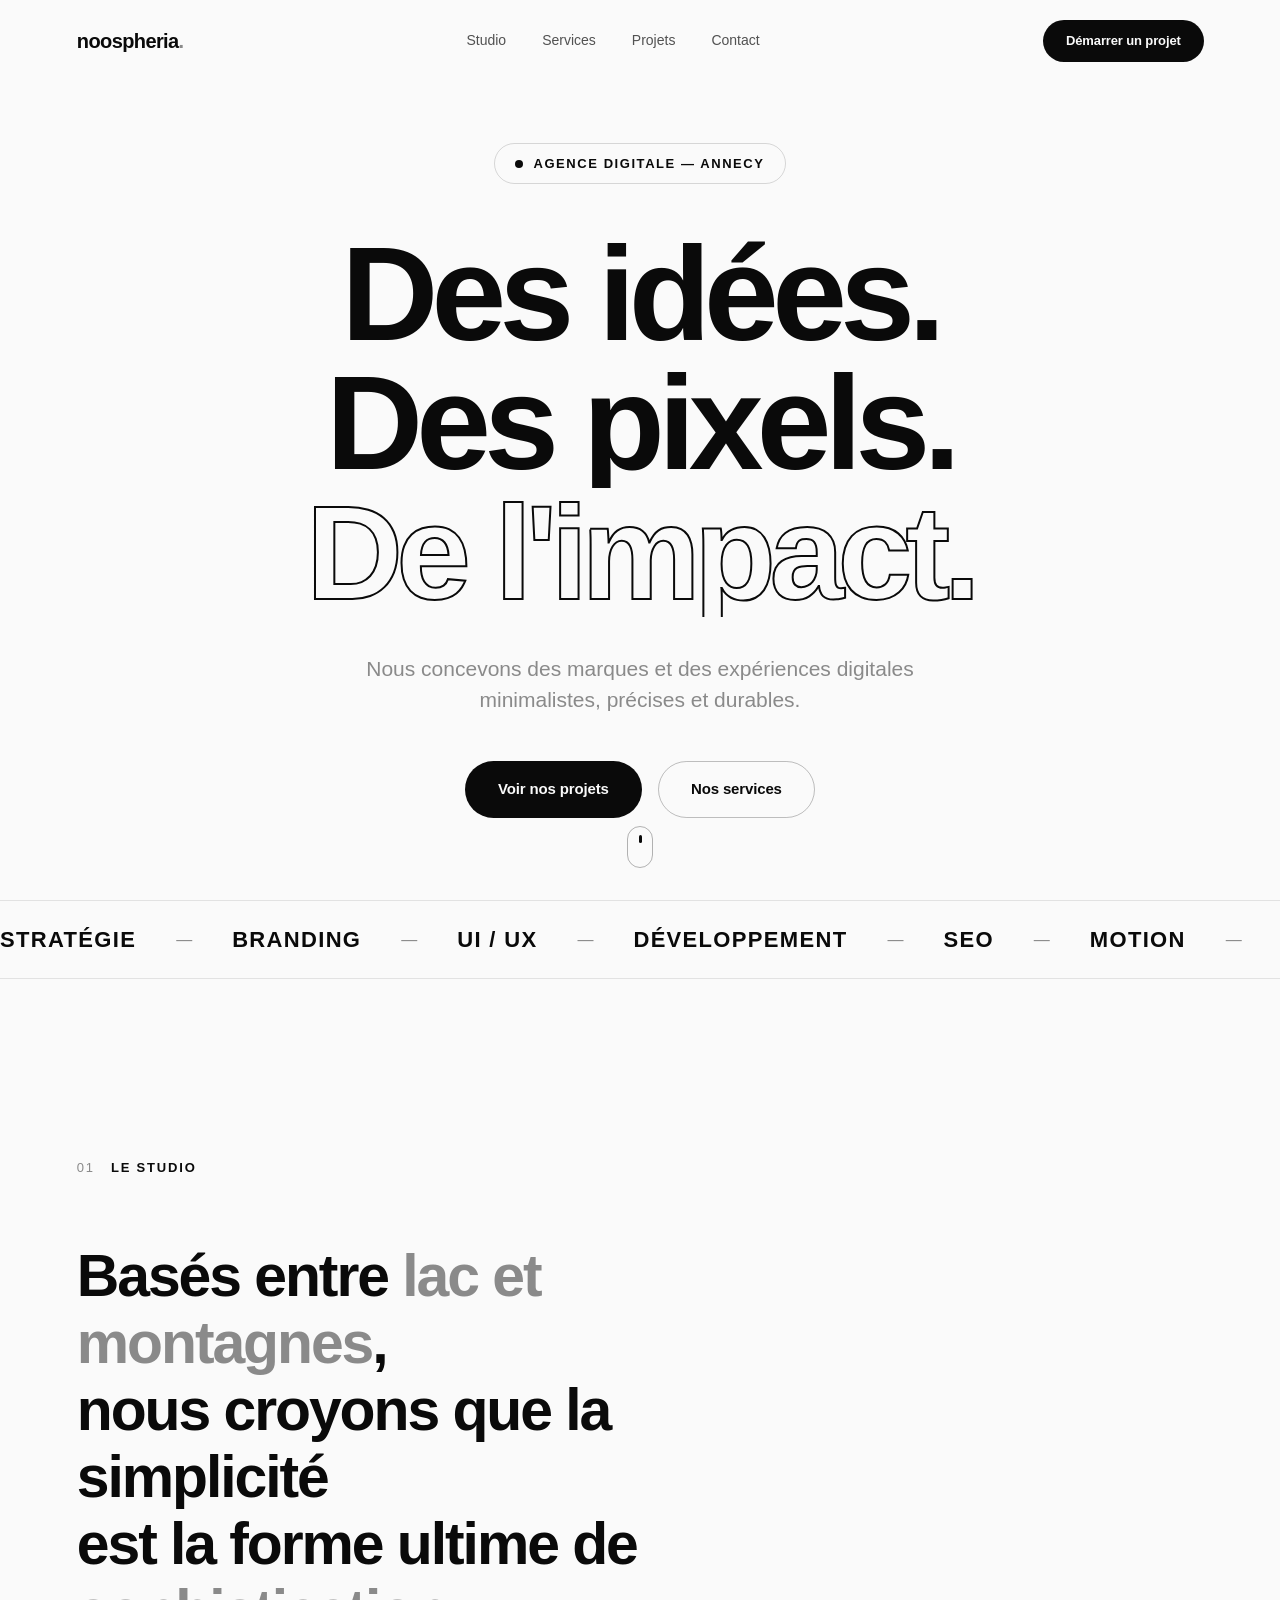
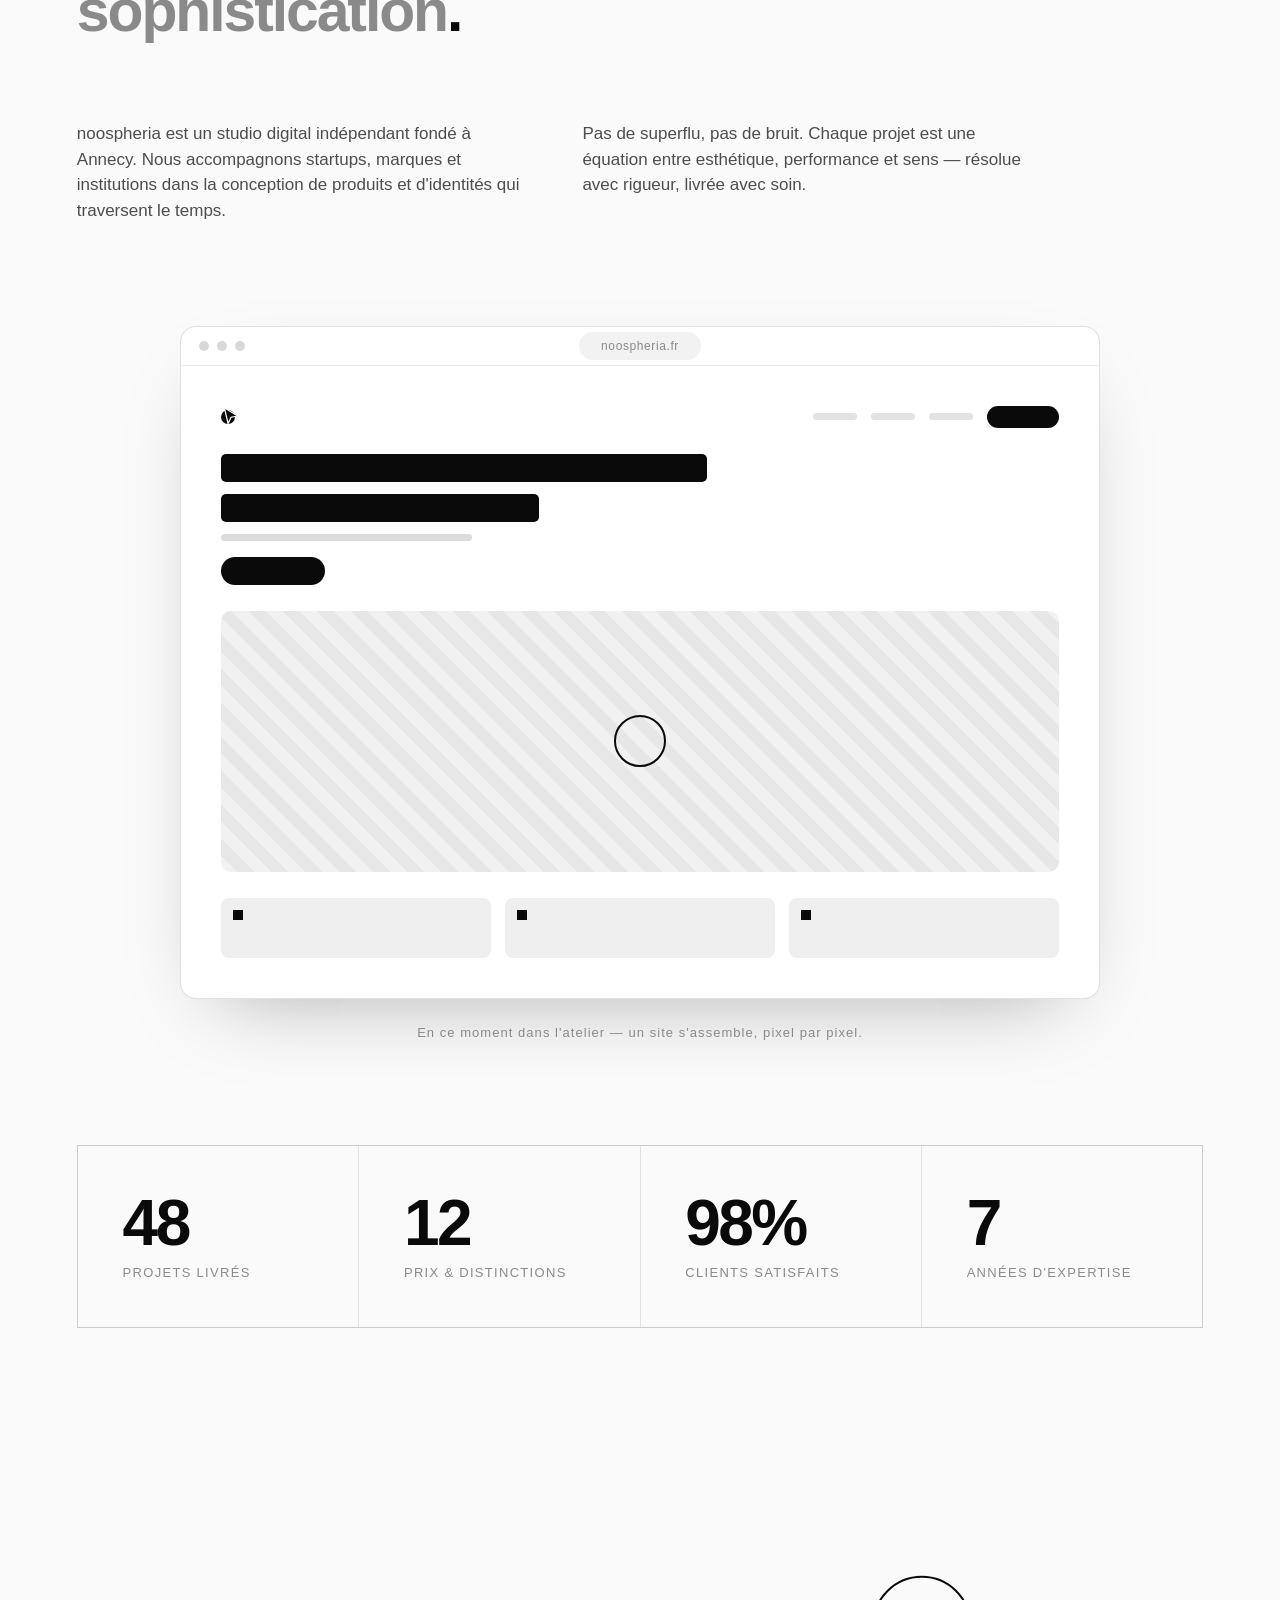
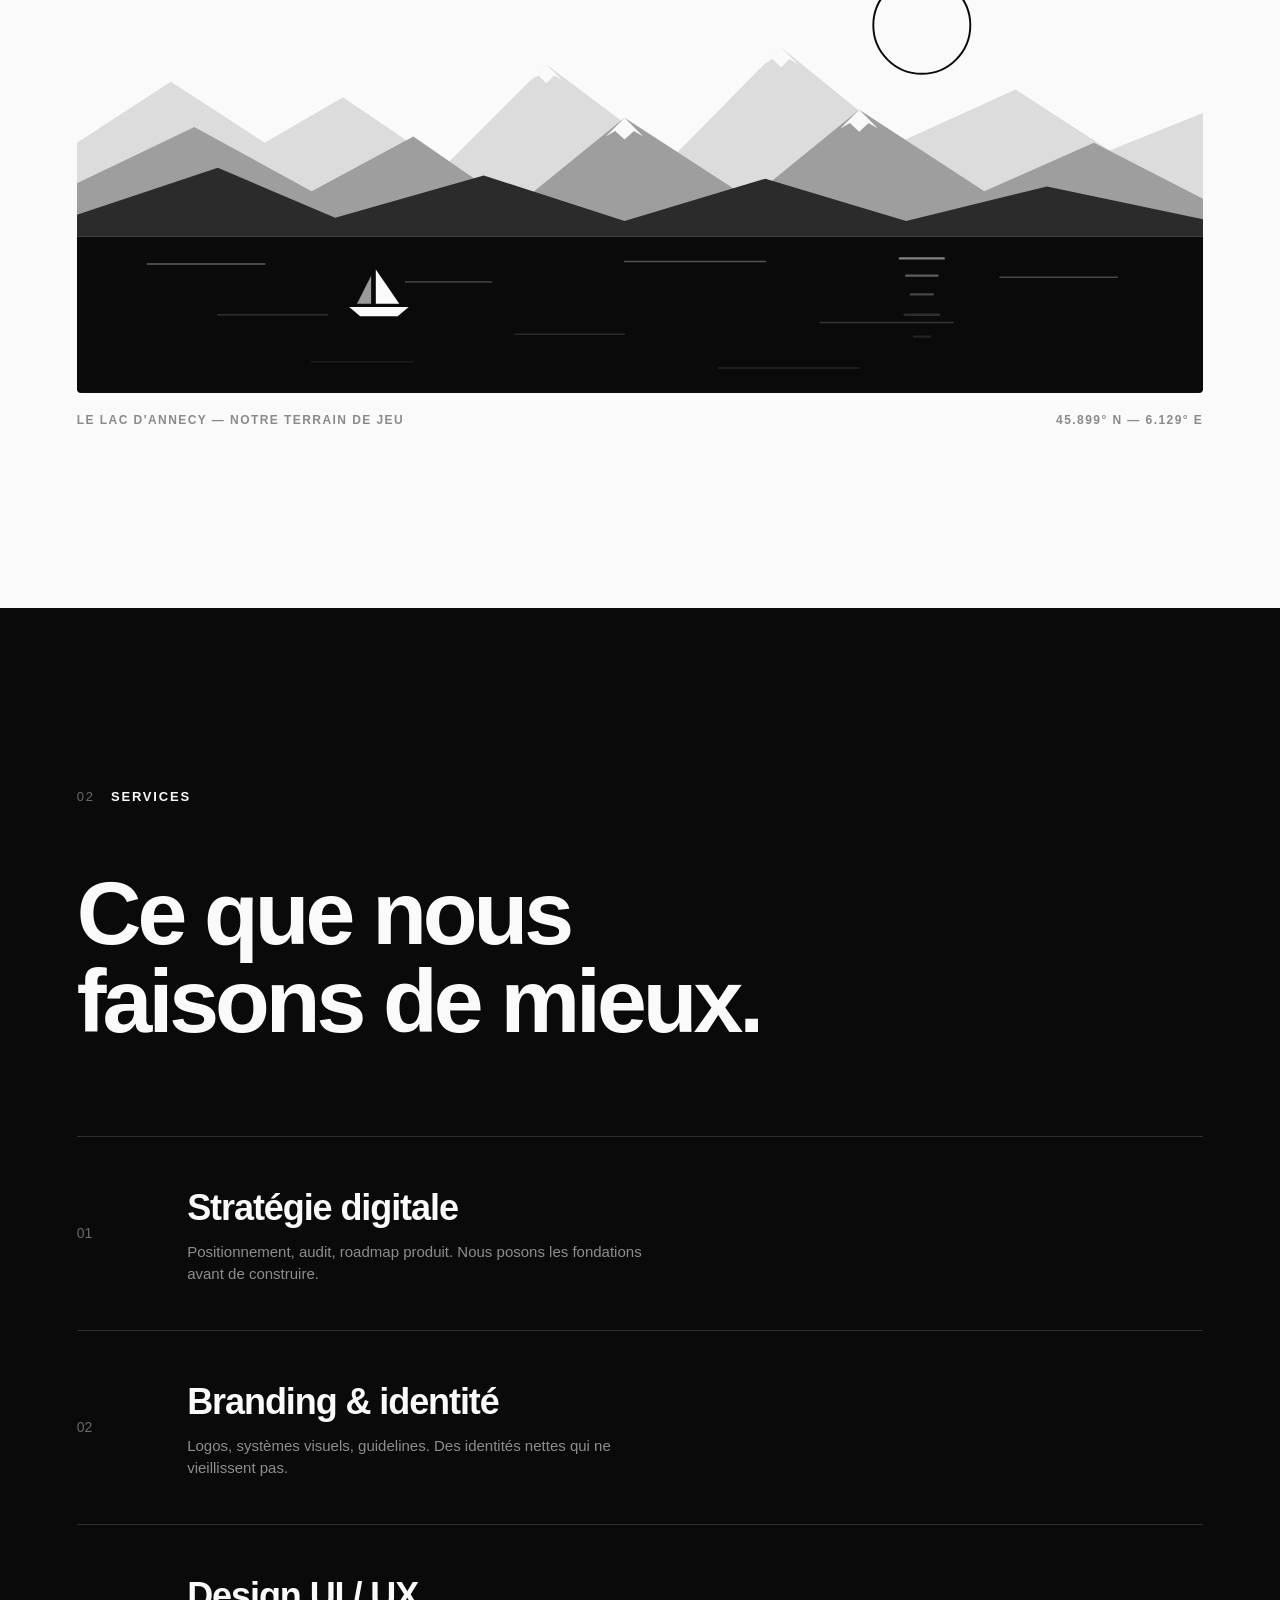
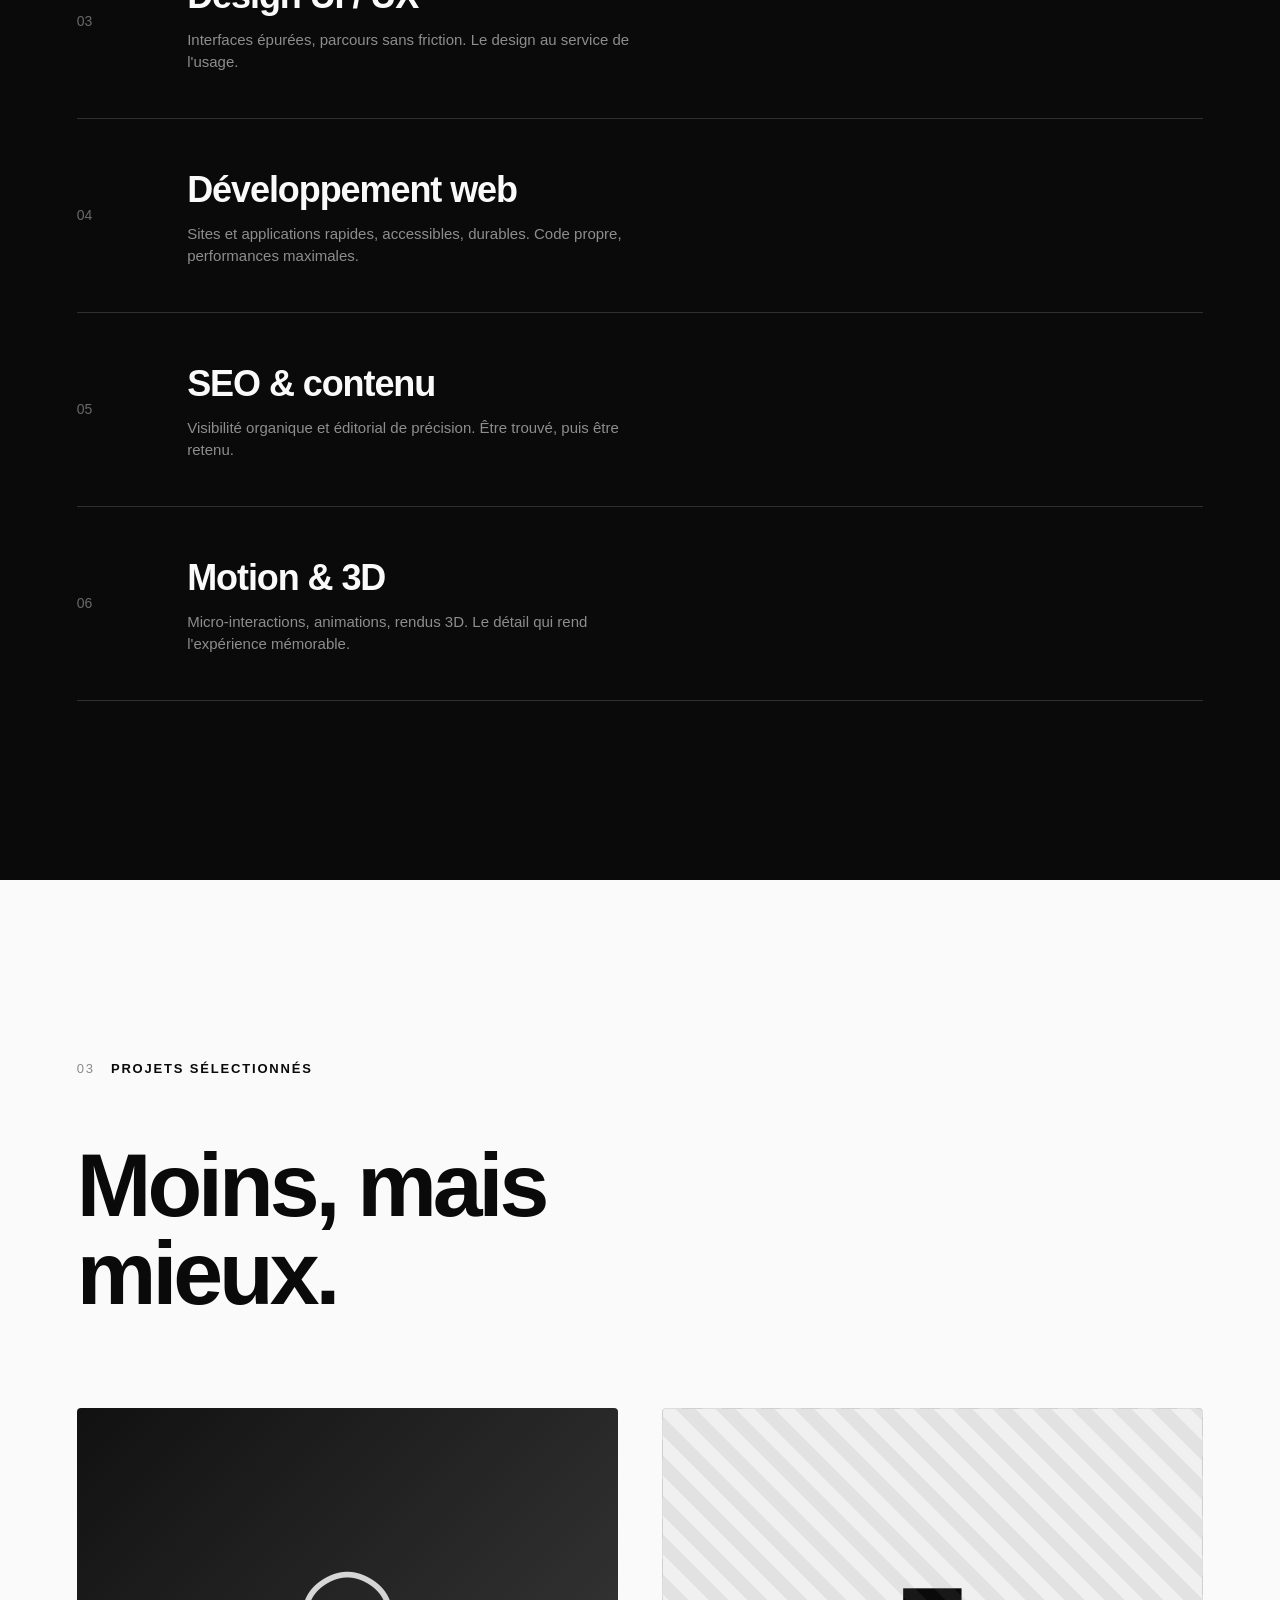
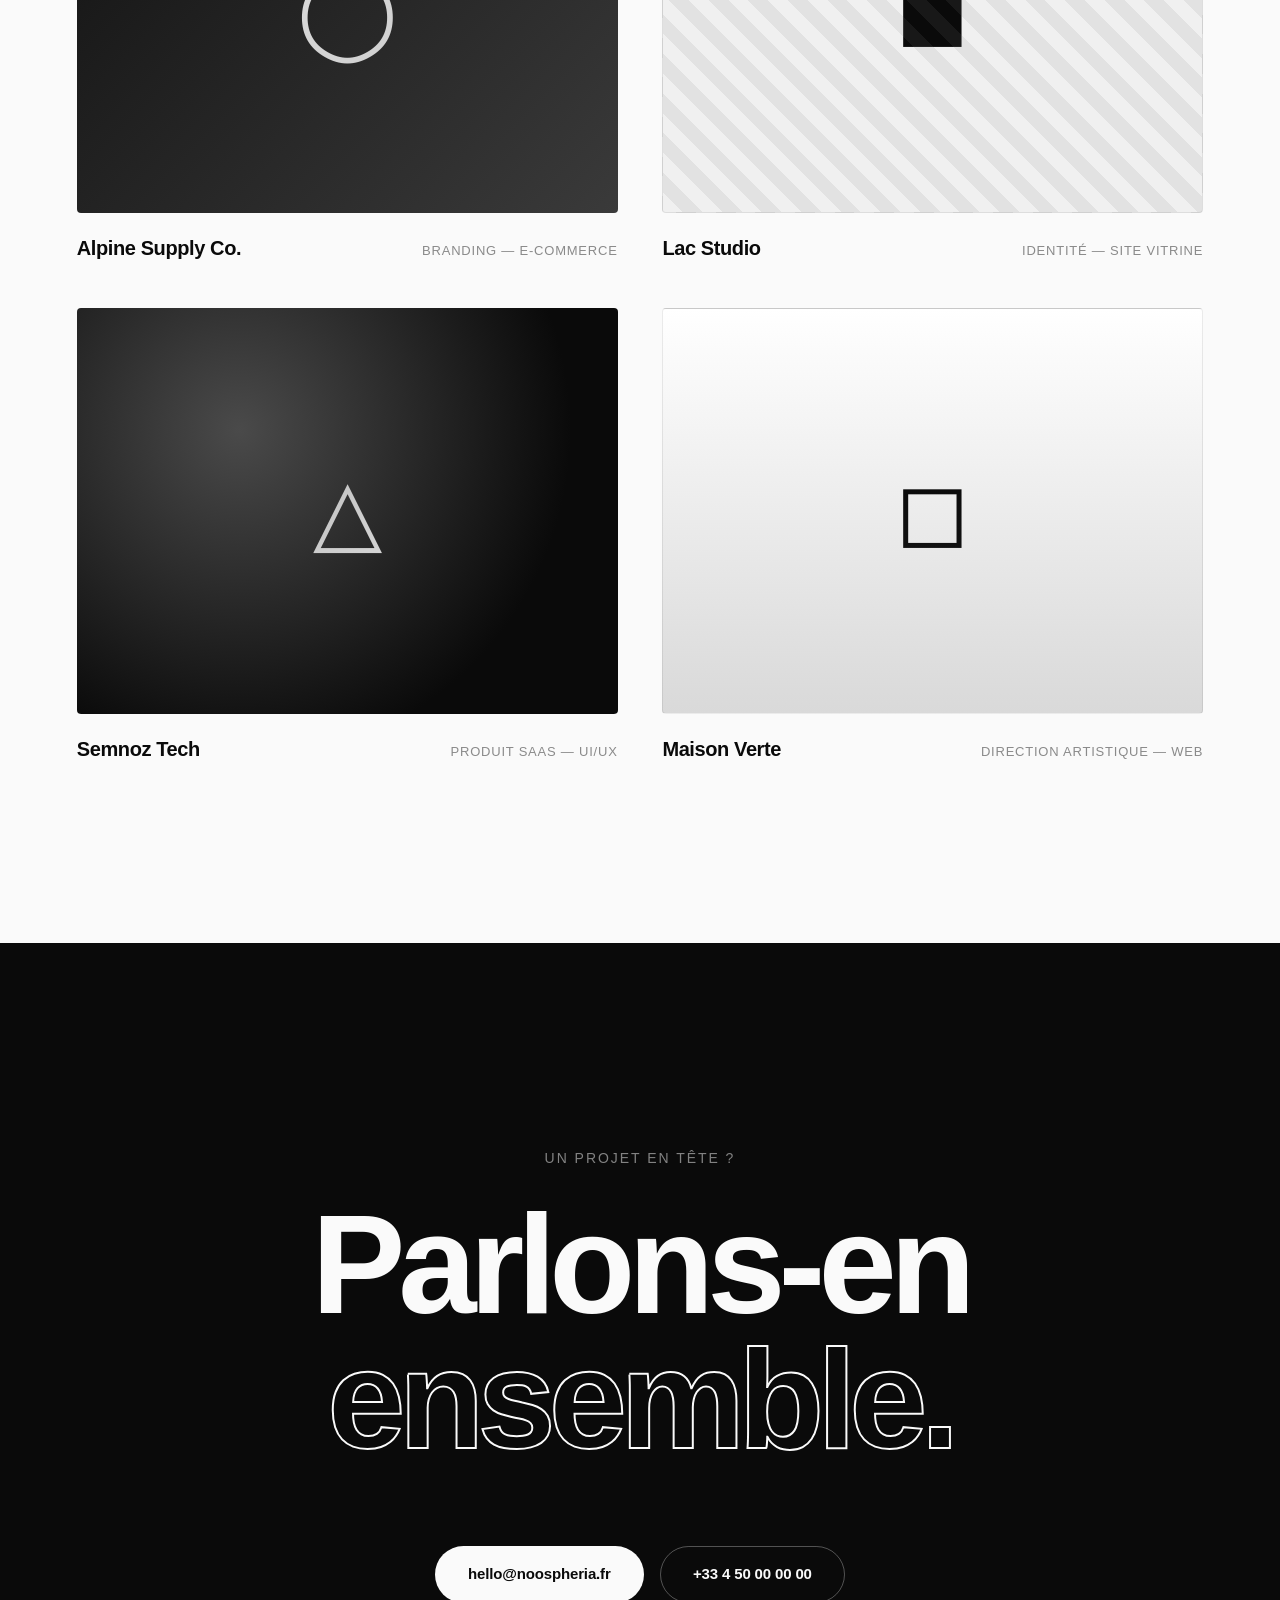
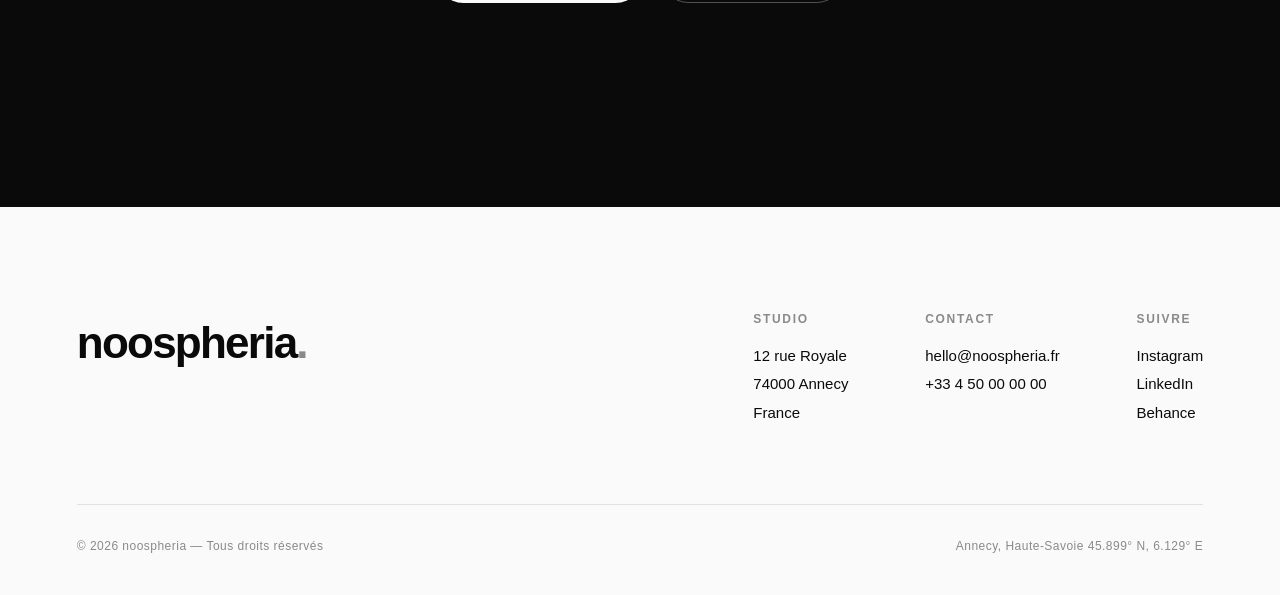
<file: index.html>
<!DOCTYPE html>
<html lang="fr">
<head>
  <meta charset="UTF-8">
  <meta name="viewport" content="width=device-width, initial-scale=1.0">
  <title>noospheria — Agence digitale à Annecy</title>
  <meta name="description" content="noospheria est une agence digitale basée à Annecy. Stratégie, design, développement. Nous créons des expériences digitales minimalistes et premium.">
  <link rel="icon" href="data:image/svg+xml,<svg xmlns='http://www.w3.org/2000/svg' viewBox='0 0 100 100'><circle cx='50' cy='50' r='42' fill='none' stroke='black' stroke-width='10'/></svg>">
  <link rel="stylesheet" href="assets/css/style.css">
</head>
<body>

  <!-- Loader -->
  <div class="loader" id="loader">
    <span class="loader__word">noospheria</span>
  </div>

  <!-- Nav -->
  <header class="nav" id="nav">
    <div class="nav__inner">
      <a href="#top" class="nav__logo">noospheria<span class="nav__dot">.</span></a>
      <nav class="nav__links" id="navLinks">
        <a href="#studio">Studio</a>
        <a href="#services">Services</a>
        <a href="#projets">Projets</a>
        <a href="#contact">Contact</a>
      </nav>
      <a href="#contact" class="btn btn--small nav__cta">Démarrer un projet</a>
      <button class="nav__burger" id="burger" aria-label="Menu">
        <span></span><span></span>
      </button>
    </div>
  </header>

  <!-- Mobile menu -->
  <div class="menu" id="menu">
    <nav class="menu__links">
      <a href="#studio">Studio</a>
      <a href="#services">Services</a>
      <a href="#projets">Projets</a>
      <a href="#contact">Contact</a>
    </nav>
    <p class="menu__meta">Annecy — Haute-Savoie<br>hello@noospheria.fr</p>
  </div>

  <main id="top">

    <!-- Hero -->
    <section class="hero">
      <div class="hero__badge reveal">
        <span class="hero__pulse"></span>
        Agence digitale — Annecy
      </div>
      <h1 class="hero__title">
        <span class="line"><span>Des idées.</span></span>
        <span class="line"><span>Des pixels.</span></span>
        <span class="line"><span class="hero__outline">De l'impact.</span></span>
      </h1>
      <p class="hero__sub reveal">Nous concevons des marques et des expériences digitales<br class="br-desktop"> minimalistes, précises et durables.</p>
      <div class="hero__actions reveal">
        <a href="#projets" class="btn btn--dark">Voir nos projets</a>
        <a href="#services" class="btn btn--ghost">Nos services</a>
      </div>
      <div class="hero__scroll">
        <span></span>
      </div>
    </section>

    <!-- Marquee -->
    <div class="marquee" aria-hidden="true">
      <div class="marquee__track">
        <span>Stratégie</span><i>—</i><span>Branding</span><i>—</i><span>UI / UX</span><i>—</i><span>Développement</span><i>—</i><span>SEO</span><i>—</i><span>Motion</span><i>—</i>
        <span>Stratégie</span><i>—</i><span>Branding</span><i>—</i><span>UI / UX</span><i>—</i><span>Développement</span><i>—</i><span>SEO</span><i>—</i><span>Motion</span><i>—</i>
      </div>
    </div>

    <!-- Studio / Manifeste -->
    <section class="studio section" id="studio">
      <div class="section__head reveal">
        <span class="section__num">01</span>
        <span class="section__label">Le studio</span>
      </div>
      <h2 class="studio__statement">
        <span class="reveal">Basés entre <em>lac et montagnes</em>,</span>
        <span class="reveal">nous croyons que la simplicité</span>
        <span class="reveal">est la forme ultime de <em>sophistication</em>.</span>
      </h2>
      <div class="studio__cols">
        <p class="reveal">noospheria est un studio digital indépendant fondé à Annecy. Nous accompagnons startups, marques et institutions dans la conception de produits et d'identités qui traversent le temps.</p>
        <p class="reveal">Pas de superflu, pas de bruit. Chaque projet est une équation entre esthétique, performance et sens — résolue avec rigueur, livrée avec soin.</p>
      </div>

      <!-- Atelier : site en construction -->
      <div class="craft reveal">
        <div class="browser" aria-hidden="true">
          <div class="browser__bar">
            <span class="browser__dot"></span>
            <span class="browser__dot"></span>
            <span class="browser__dot"></span>
            <span class="browser__url">noospheria.fr</span>
            <span class="browser__progress"></span>
          </div>
          <div class="browser__viewport">
            <div class="b-nav">
              <span class="b-logo"></span>
              <span class="b-link"></span>
              <span class="b-link"></span>
              <span class="b-link"></span>
              <span class="b-btn"></span>
            </div>
            <div class="b-hero">
              <span class="b-title b-title--1"></span>
              <span class="b-title b-title--2"></span>
              <span class="b-sub"></span>
              <span class="b-cta"></span>
            </div>
            <div class="b-media"><span class="b-media__circle"></span></div>
            <div class="b-cards">
              <span class="b-card b-card--1"></span>
              <span class="b-card b-card--2"></span>
              <span class="b-card b-card--3"></span>
            </div>
            <svg class="b-cursor" viewBox="0 0 24 24" fill="none">
              <path d="M4 2 L20 12 L12 13.5 L8.5 21 Z" fill="#0a0a0a" stroke="#fafafa" stroke-width="1.5"/>
            </svg>
          </div>
        </div>
        <p class="craft__caption">En ce moment dans l'atelier — un site s'assemble, pixel par pixel.</p>
      </div>

      <div class="stats">
        <div class="stat reveal">
          <span class="stat__value" data-count="48">0</span>
          <span class="stat__label">Projets livrés</span>
        </div>
        <div class="stat reveal">
          <span class="stat__value" data-count="12">0</span>
          <span class="stat__label">Prix &amp; distinctions</span>
        </div>
        <div class="stat reveal">
          <span class="stat__value" data-count="98" data-suffix="%">0</span>
          <span class="stat__label">Clients satisfaits</span>
        </div>
        <div class="stat reveal">
          <span class="stat__value" data-count="7">0</span>
          <span class="stat__label">Années d'expertise</span>
        </div>
      </div>
    </section>

    <!-- Lac d'Annecy -->
    <section class="lake">
      <figure class="lake__figure reveal">
        <svg viewBox="0 0 1440 620" role="img" aria-label="Illustration minimaliste du lac d'Annecy : montagnes, lac et voilier" preserveAspectRatio="xMidYMid slice">
          <!-- Ciel -->
          <rect x="0" y="0" width="1440" height="620" fill="#fafafa"/>
          <!-- Soleil en contour -->
          <circle cx="1080" cy="150" r="62" fill="#fafafa" stroke="#0a0a0a" stroke-width="2.5"/>
          <!-- Montagnes — arrière-plan -->
          <path d="M0,420 L0,300 L120,222 L240,300 L340,242 L470,330 L600,200 L760,320 L900,178 L1050,300 L1200,232 L1320,310 L1440,262 L1440,420 Z" fill="#dcdcdc"/>
          <path d="M580,220 L600,200 L620,220 L610,214 L600,224 L590,214 Z" fill="#fafafa"/>
          <path d="M878,200 L900,178 L922,200 L911,193 L900,204 L889,193 Z" fill="#fafafa"/>
          <!-- Montagnes — plan intermédiaire -->
          <path d="M0,420 L0,352 L150,280 L300,362 L430,292 L560,382 L700,268 L860,372 L1000,258 L1160,362 L1300,300 L1440,372 L1440,420 Z" fill="#9e9e9e"/>
          <path d="M676,292 L700,268 L724,292 L712,285 L700,296 L688,285 Z" fill="#fafafa"/>
          <path d="M976,282 L1000,258 L1024,282 L1012,275 L1000,286 L988,275 Z" fill="#fafafa"/>
          <!-- Montagnes — premier plan -->
          <path d="M0,420 L0,392 L180,332 L330,396 L520,342 L700,400 L880,346 L1060,400 L1240,356 L1440,398 L1440,420 Z" fill="#2b2b2b"/>
          <!-- Lac -->
          <rect x="0" y="420" width="1440" height="200" fill="#0a0a0a"/>
          <!-- Reflets / vaguelettes -->
          <g class="lake__ripples" stroke="#fafafa" stroke-width="2" stroke-linecap="round">
            <line x1="90" y1="455" x2="240" y2="455" opacity="0.35"/>
            <line x1="420" y1="478" x2="530" y2="478" opacity="0.2"/>
            <line x1="700" y1="452" x2="880" y2="452" opacity="0.3"/>
            <line x1="1180" y1="472" x2="1330" y2="472" opacity="0.25"/>
            <line x1="180" y1="520" x2="320" y2="520" opacity="0.15"/>
            <line x1="560" y1="545" x2="700" y2="545" opacity="0.12"/>
            <line x1="950" y1="530" x2="1120" y2="530" opacity="0.18"/>
            <line x1="300" y1="580" x2="430" y2="580" opacity="0.08"/>
            <line x1="820" y1="588" x2="1000" y2="588" opacity="0.1"/>
          </g>
          <!-- Reflet du soleil -->
          <g class="lake__reflection" stroke="#fafafa" stroke-width="3" stroke-linecap="round">
            <line x1="1052" y1="448" x2="1108" y2="448" opacity="0.5"/>
            <line x1="1060" y1="470" x2="1100" y2="470" opacity="0.35"/>
            <line x1="1066" y1="494" x2="1094" y2="494" opacity="0.25"/>
            <line x1="1058" y1="520" x2="1102" y2="520" opacity="0.15"/>
            <line x1="1070" y1="548" x2="1090" y2="548" opacity="0.1"/>
          </g>
          <!-- Voilier -->
          <g class="lake__boat">
            <path d="M382,462 L382,506 L412,506 Z" fill="#fafafa"/>
            <path d="M376,470 L376,506 L358,506 Z" fill="#fafafa" opacity="0.6"/>
            <path d="M348,510 L424,510 L410,522 L362,522 Z" fill="#fafafa"/>
          </g>
        </svg>
        <figcaption class="lake__caption">
          <span>Le lac d'Annecy — notre terrain de jeu</span>
          <span>45.899° N — 6.129° E</span>
        </figcaption>
      </figure>
    </section>

    <!-- Services -->
    <section class="services section section--dark" id="services">
      <div class="section__head reveal">
        <span class="section__num">02</span>
        <span class="section__label">Services</span>
      </div>
      <h2 class="section__title reveal">Ce que nous<br>faisons de mieux.</h2>
      <ul class="services__list">
        <li class="service reveal">
          <span class="service__num">01</span>
          <div class="service__body">
            <h3>Stratégie digitale</h3>
            <p>Positionnement, audit, roadmap produit. Nous posons les fondations avant de construire.</p>
          </div>
          <span class="service__arrow">→</span>
        </li>
        <li class="service reveal">
          <span class="service__num">02</span>
          <div class="service__body">
            <h3>Branding &amp; identité</h3>
            <p>Logos, systèmes visuels, guidelines. Des identités nettes qui ne vieillissent pas.</p>
          </div>
          <span class="service__arrow">→</span>
        </li>
        <li class="service reveal">
          <span class="service__num">03</span>
          <div class="service__body">
            <h3>Design UI / UX</h3>
            <p>Interfaces épurées, parcours sans friction. Le design au service de l'usage.</p>
          </div>
          <span class="service__arrow">→</span>
        </li>
        <li class="service reveal">
          <span class="service__num">04</span>
          <div class="service__body">
            <h3>Développement web</h3>
            <p>Sites et applications rapides, accessibles, durables. Code propre, performances maximales.</p>
          </div>
          <span class="service__arrow">→</span>
        </li>
        <li class="service reveal">
          <span class="service__num">05</span>
          <div class="service__body">
            <h3>SEO &amp; contenu</h3>
            <p>Visibilité organique et éditorial de précision. Être trouvé, puis être retenu.</p>
          </div>
          <span class="service__arrow">→</span>
        </li>
        <li class="service reveal">
          <span class="service__num">06</span>
          <div class="service__body">
            <h3>Motion &amp; 3D</h3>
            <p>Micro-interactions, animations, rendus 3D. Le détail qui rend l'expérience mémorable.</p>
          </div>
          <span class="service__arrow">→</span>
        </li>
      </ul>
    </section>

    <!-- Projets -->
    <section class="work section" id="projets">
      <div class="section__head reveal">
        <span class="section__num">03</span>
        <span class="section__label">Projets sélectionnés</span>
      </div>
      <h2 class="section__title reveal">Moins, mais<br>mieux.</h2>
      <div class="work__grid">
        <article class="card reveal">
          <div class="card__visual card__visual--1">
            <span class="card__mark">◯</span>
          </div>
          <div class="card__meta">
            <h3>Alpine Supply Co.</h3>
            <p>Branding — E-commerce</p>
          </div>
        </article>
        <article class="card reveal">
          <div class="card__visual card__visual--2">
            <span class="card__mark">◼</span>
          </div>
          <div class="card__meta">
            <h3>Lac Studio</h3>
            <p>Identité — Site vitrine</p>
          </div>
        </article>
        <article class="card reveal">
          <div class="card__visual card__visual--3">
            <span class="card__mark">△</span>
          </div>
          <div class="card__meta">
            <h3>Semnoz Tech</h3>
            <p>Produit SaaS — UI/UX</p>
          </div>
        </article>
        <article class="card reveal">
          <div class="card__visual card__visual--4">
            <span class="card__mark">◻</span>
          </div>
          <div class="card__meta">
            <h3>Maison Verte</h3>
            <p>Direction artistique — Web</p>
          </div>
        </article>
      </div>
    </section>

    <!-- CTA -->
    <section class="cta section--dark" id="contact">
      <p class="cta__label reveal">Un projet en tête ?</p>
      <a href="mailto:hello@noospheria.fr" class="cta__title">
        <span class="line"><span>Parlons-en</span></span>
        <span class="line"><span class="cta__outline">ensemble.</span></span>
      </a>
      <div class="cta__row reveal">
        <a href="mailto:hello@noospheria.fr" class="btn btn--light">hello@noospheria.fr</a>
        <a href="tel:+33450000000" class="btn btn--ghost btn--ghost-light">+33 4 50 00 00 00</a>
      </div>
    </section>

  </main>

  <!-- Footer -->
  <footer class="footer">
    <div class="footer__top">
      <span class="footer__logo">noospheria<span class="nav__dot">.</span></span>
      <div class="footer__cols">
        <div>
          <h4>Studio</h4>
          <p>12 rue Royale<br>74000 Annecy<br>France</p>
        </div>
        <div>
          <h4>Contact</h4>
          <p><a href="mailto:hello@noospheria.fr">hello@noospheria.fr</a><br><a href="tel:+33450000000">+33 4 50 00 00 00</a></p>
        </div>
        <div>
          <h4>Suivre</h4>
          <p><a href="#">Instagram</a><br><a href="#">LinkedIn</a><br><a href="#">Behance</a></p>
        </div>
      </div>
    </div>
    <div class="footer__bottom">
      <span>© 2026 noospheria — Tous droits réservés</span>
      <span>Annecy, Haute-Savoie 45.899° N, 6.129° E</span>
    </div>
  </footer>

  <script src="assets/js/main.js"></script>
</body>
</html>
</file>
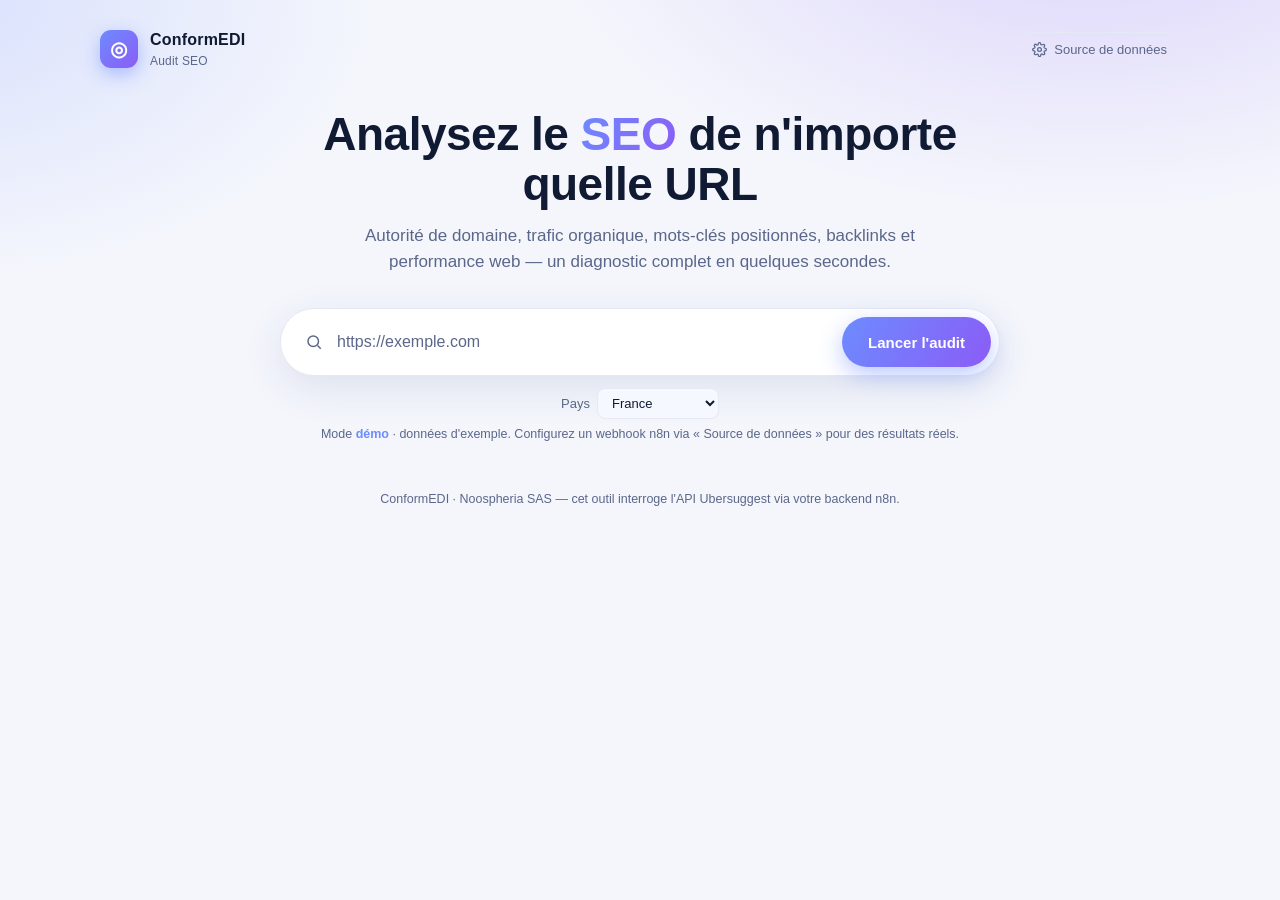
<file: web/seo-audit.html>
<!doctype html>
<html lang="fr">
<head>
<meta charset="utf-8" />
<meta name="viewport" content="width=device-width, initial-scale=1" />
<title>Audit SEO — ConformEDI</title>
<meta name="description" content="Lancez un audit SEO complet d'une URL : autorité de domaine, trafic organique, mots-clés, backlinks et Core Web Vitals." />
<style>
  :root {
    --bg: #0b1020;
    --bg-soft: #121a30;
    --card: #151f38;
    --card-2: #1b2745;
    --border: #26324f;
    --text: #eef2ff;
    --muted: #97a3c4;
    --brand: #6d8bff;
    --brand-2: #8b5cf6;
    --good: #22c55e;
    --warn: #f59e0b;
    --bad: #ef4444;
    --radius: 16px;
    --shadow: 0 12px 40px rgba(0,0,0,.35);
  }
  @media (prefers-color-scheme: light) {
    :root {
      --bg: #f4f6fc;
      --bg-soft: #ffffff;
      --card: #ffffff;
      --card-2: #f6f8ff;
      --border: #e4e9f5;
      --text: #101a33;
      --muted: #5b678a;
      --shadow: 0 12px 40px rgba(30,50,110,.10);
    }
  }
  * { box-sizing: border-box; }
  html, body { margin: 0; padding: 0; }
  body {
    font-family: -apple-system, BlinkMacSystemFont, "Segoe UI", Roboto, Helvetica, Arial, sans-serif;
    background:
      radial-gradient(900px 500px at 85% -10%, rgba(139,92,246,.22), transparent 60%),
      radial-gradient(800px 500px at -5% 0%, rgba(109,139,255,.20), transparent 55%),
      var(--bg);
    color: var(--text);
    min-height: 100vh;
    -webkit-font-smoothing: antialiased;
    line-height: 1.5;
  }
  .wrap { max-width: 1120px; margin: 0 auto; padding: 28px 20px 64px; }

  /* Header */
  header.top { display: flex; align-items: center; justify-content: space-between; gap: 16px; margin-bottom: 40px; }
  .brand { display: flex; align-items: center; gap: 12px; font-weight: 700; letter-spacing: .2px; }
  .logo {
    width: 38px; height: 38px; border-radius: 11px;
    background: linear-gradient(135deg, var(--brand), var(--brand-2));
    display: grid; place-items: center; color: #fff; font-size: 20px;
    box-shadow: 0 6px 18px rgba(109,139,255,.5);
  }
  .brand small { display: block; font-weight: 500; color: var(--muted); font-size: 12px; }
  .settings-btn {
    background: transparent; color: var(--muted); border: 1px solid var(--border);
    border-radius: 10px; padding: 9px 12px; cursor: pointer; font-size: 13px; display: flex; gap: 7px; align-items: center;
  }
  .settings-btn:hover { color: var(--text); border-color: var(--brand); }

  /* Hero */
  .hero { text-align: center; margin: 8px auto 34px; max-width: 760px; }
  .hero h1 { font-size: clamp(30px, 5vw, 46px); line-height: 1.08; margin: 0 0 14px; letter-spacing: -0.5px; }
  .hero h1 .grad { background: linear-gradient(120deg, var(--brand), var(--brand-2)); -webkit-background-clip: text; background-clip: text; color: transparent; }
  .hero p { color: var(--muted); font-size: 17px; margin: 0 auto; max-width: 620px; }

  /* Form */
  form.audit {
    display: flex; gap: 10px; background: var(--card); border: 1px solid var(--border);
    border-radius: 999px; padding: 8px; margin: 26px auto 12px; max-width: 720px;
    box-shadow: var(--shadow); flex-wrap: wrap;
  }
  form.audit .field { flex: 1 1 320px; display: flex; align-items: center; gap: 10px; padding-left: 16px; min-width: 0; }
  form.audit .field svg { flex: none; color: var(--muted); }
  form.audit input[type="url"] {
    flex: 1; min-width: 0; background: transparent; border: none; outline: none;
    color: var(--text); font-size: 16px; padding: 14px 4px;
  }
  form.audit input::placeholder { color: var(--muted); }
  form.audit button.go {
    flex: none; border: none; cursor: pointer; color: #fff; font-weight: 600; font-size: 15px;
    padding: 0 26px; border-radius: 999px; min-height: 50px;
    background: linear-gradient(120deg, var(--brand), var(--brand-2));
    box-shadow: 0 8px 22px rgba(109,139,255,.45); transition: transform .06s ease, filter .2s;
  }
  form.audit button.go:hover { filter: brightness(1.07); }
  form.audit button.go:active { transform: translateY(1px); }
  form.audit button.go:disabled { opacity: .6; cursor: default; }
  .opts { display: flex; gap: 14px; justify-content: center; flex-wrap: wrap; color: var(--muted); font-size: 13px; margin-bottom: 6px; }
  .opts label { display: inline-flex; align-items: center; gap: 7px; }
  .opts select {
    background: var(--card-2); color: var(--text); border: 1px solid var(--border);
    border-radius: 8px; padding: 6px 10px; font-size: 13px;
  }
  .mode-note { text-align: center; font-size: 12.5px; color: var(--muted); margin-top: 4px; }
  .mode-note b { color: var(--brand); }

  /* States */
  .hidden { display: none !important; }
  .loading { text-align: center; padding: 60px 0; color: var(--muted); }
  .spinner {
    width: 46px; height: 46px; border-radius: 50%; margin: 0 auto 18px;
    border: 4px solid var(--border); border-top-color: var(--brand); animation: spin 1s linear infinite;
  }
  @keyframes spin { to { transform: rotate(360deg); } }
  .steps { font-size: 13px; }
  .error {
    max-width: 720px; margin: 20px auto; background: rgba(239,68,68,.12); border: 1px solid rgba(239,68,68,.4);
    color: #fecaca; padding: 14px 18px; border-radius: 12px; font-size: 14px;
  }
  @media (prefers-color-scheme: light) { .error { color: #b91c1c; } }

  /* Results */
  .results { margin-top: 12px; }
  .result-head { display: flex; align-items: center; gap: 14px; flex-wrap: wrap; margin: 8px 0 22px; }
  .result-head .favicon { width: 34px; height: 34px; border-radius: 8px; background: var(--card-2); border: 1px solid var(--border); }
  .result-head h2 { margin: 0; font-size: 22px; }
  .result-head .sub { color: var(--muted); font-size: 13px; }
  .pill { font-size: 12px; padding: 4px 10px; border-radius: 999px; border: 1px solid var(--border); color: var(--muted); }

  .grid { display: grid; grid-template-columns: repeat(12, 1fr); gap: 16px; }
  .card { background: var(--card); border: 1px solid var(--border); border-radius: var(--radius); padding: 20px; box-shadow: var(--shadow); }
  .card h3 { margin: 0 0 4px; font-size: 13px; text-transform: uppercase; letter-spacing: .8px; color: var(--muted); font-weight: 600; }
  .col-3 { grid-column: span 3; }
  .col-4 { grid-column: span 4; }
  .col-5 { grid-column: span 5; }
  .col-6 { grid-column: span 6; }
  .col-7 { grid-column: span 7; }
  .col-8 { grid-column: span 8; }
  .col-12 { grid-column: span 12; }
  @media (max-width: 860px) {
    .col-3, .col-4, .col-5, .col-6, .col-7, .col-8 { grid-column: span 12; }
  }

  .metric { font-size: 30px; font-weight: 700; line-height: 1.1; margin-top: 8px; }
  .metric small { font-size: 13px; color: var(--muted); font-weight: 500; margin-left: 6px; }
  .delta { font-size: 12.5px; margin-top: 6px; }
  .delta.up { color: var(--good); }
  .delta.down { color: var(--bad); }

  /* Score gauge */
  .score-card { display: flex; align-items: center; gap: 22px; }
  .gauge { position: relative; width: 132px; height: 132px; flex: none; }
  .gauge svg { transform: rotate(-90deg); }
  .gauge .val { position: absolute; inset: 0; display: grid; place-items: center; text-align: center; }
  .gauge .val b { font-size: 34px; }
  .gauge .val span { display: block; font-size: 11px; color: var(--muted); text-transform: uppercase; letter-spacing: 1px; }
  .score-legend { font-size: 13.5px; color: var(--muted); }
  .score-legend .grade { font-size: 20px; font-weight: 700; color: var(--text); }

  /* Trend chart */
  .chart-wrap { margin-top: 10px; overflow-x: auto; }
  canvas { display: block; width: 100%; height: 130px; }

  /* Bars */
  .bar-row { display: flex; align-items: center; gap: 10px; margin: 10px 0; font-size: 13px; }
  .bar-row .lbl { width: 110px; color: var(--muted); flex: none; }
  .bar-track { flex: 1; height: 9px; background: var(--card-2); border-radius: 6px; overflow: hidden; }
  .bar-fill { height: 100%; border-radius: 6px; background: linear-gradient(90deg, var(--brand), var(--brand-2)); }
  .bar-row .num { width: 64px; text-align: right; flex: none; }

  /* Table */
  .tbl-scroll { overflow-x: auto; margin-top: 6px; }
  table { width: 100%; border-collapse: collapse; font-size: 13.5px; min-width: 520px; }
  th, td { text-align: left; padding: 11px 10px; border-bottom: 1px solid var(--border); white-space: nowrap; }
  th { color: var(--muted); font-weight: 600; font-size: 11.5px; text-transform: uppercase; letter-spacing: .6px; }
  td.kw { white-space: normal; max-width: 260px; }
  td.num, th.num { text-align: right; }
  .pos { display: inline-block; min-width: 26px; text-align: center; padding: 2px 7px; border-radius: 6px; font-weight: 600; font-size: 12px; }
  .pos.top { background: rgba(34,197,94,.16); color: var(--good); }
  .pos.mid { background: rgba(245,158,11,.16); color: var(--warn); }
  .pos.low { background: rgba(148,163,184,.16); color: var(--muted); }

  /* Recommendations */
  .rec { display: flex; gap: 12px; padding: 13px 0; border-bottom: 1px solid var(--border); }
  .rec:last-child { border-bottom: none; }
  .rec .ico { flex: none; width: 30px; height: 30px; border-radius: 8px; display: grid; place-items: center; font-size: 15px; }
  .rec.crit .ico { background: rgba(239,68,68,.15); }
  .rec.warn .ico { background: rgba(245,158,11,.15); }
  .rec.ok .ico { background: rgba(34,197,94,.15); }
  .rec .body b { display: block; font-size: 14px; }
  .rec .body span { font-size: 13px; color: var(--muted); }

  /* CWV */
  .cwv-item { display: flex; justify-content: space-between; align-items: baseline; padding: 9px 0; border-bottom: 1px solid var(--border); font-size: 14px; }
  .cwv-item:last-child { border-bottom: none; }
  .cwv-item .v { font-weight: 700; }
  .dot { display: inline-block; width: 9px; height: 9px; border-radius: 50%; margin-right: 7px; }
  .dot.g { background: var(--good); } .dot.o { background: var(--warn); } .dot.r { background: var(--bad); }

  footer { text-align: center; color: var(--muted); font-size: 12.5px; margin-top: 46px; }
  footer a { color: var(--brand); text-decoration: none; }

  /* Settings dialog */
  dialog {
    border: 1px solid var(--border); background: var(--card); color: var(--text);
    border-radius: var(--radius); padding: 24px; max-width: 480px; width: 92%; box-shadow: var(--shadow);
  }
  dialog::backdrop { background: rgba(4,8,20,.6); backdrop-filter: blur(3px); }
  dialog h3 { margin: 0 0 6px; }
  dialog p { color: var(--muted); font-size: 13.5px; margin: 0 0 16px; }
  dialog label { display: block; font-size: 13px; margin-bottom: 6px; color: var(--muted); }
  dialog input {
    width: 100%; background: var(--card-2); border: 1px solid var(--border); color: var(--text);
    border-radius: 10px; padding: 11px 12px; font-size: 14px; outline: none;
  }
  dialog input:focus { border-color: var(--brand); }
  .dialog-actions { display: flex; justify-content: flex-end; gap: 10px; margin-top: 20px; }
  .btn { border-radius: 10px; padding: 10px 16px; font-size: 14px; cursor: pointer; border: 1px solid var(--border); background: transparent; color: var(--text); }
  .btn.primary { background: linear-gradient(120deg, var(--brand), var(--brand-2)); border: none; color: #fff; font-weight: 600; }
</style>
</head>
<body>
<div class="wrap">

  <header class="top">
    <div class="brand">
      <div class="logo">◎</div>
      <div>ConformEDI<small>Audit SEO</small></div>
    </div>
    <button class="settings-btn" id="settingsBtn" type="button">
      <svg width="15" height="15" viewBox="0 0 24 24" fill="none" stroke="currentColor" stroke-width="2"><circle cx="12" cy="12" r="3"/><path d="M19.4 15a1.65 1.65 0 0 0 .33 1.82l.06.06a2 2 0 1 1-2.83 2.83l-.06-.06a1.65 1.65 0 0 0-1.82-.33 1.65 1.65 0 0 0-1 1.51V21a2 2 0 0 1-4 0v-.09A1.65 1.65 0 0 0 9 19.4a1.65 1.65 0 0 0-1.82.33l-.06.06a2 2 0 1 1-2.83-2.83l.06-.06a1.65 1.65 0 0 0 .33-1.82 1.65 1.65 0 0 0-1.51-1H3a2 2 0 0 1 0-4h.09A1.65 1.65 0 0 0 4.6 9a1.65 1.65 0 0 0-.33-1.82l-.06-.06a2 2 0 1 1 2.83-2.83l.06.06a1.65 1.65 0 0 0 1.82.33H9a1.65 1.65 0 0 0 1-1.51V3a2 2 0 0 1 4 0v.09a1.65 1.65 0 0 0 1 1.51 1.65 1.65 0 0 0 1.82-.33l.06-.06a2 2 0 1 1 2.83 2.83l-.06.06a1.65 1.65 0 0 0-.33 1.82V9a1.65 1.65 0 0 0 1.51 1H21a2 2 0 0 1 0 4h-.09a1.65 1.65 0 0 0-1.51 1z"/></svg>
      Source de données
    </button>
  </header>

  <section class="hero">
    <h1>Analysez le <span class="grad">SEO</span> de n'importe quelle URL</h1>
    <p>Autorité de domaine, trafic organique, mots-clés positionnés, backlinks et performance web — un diagnostic complet en quelques secondes.</p>
  </section>

  <form class="audit" id="auditForm">
    <div class="field">
      <svg width="18" height="18" viewBox="0 0 24 24" fill="none" stroke="currentColor" stroke-width="2"><circle cx="11" cy="11" r="7"/><path d="m21 21-4.3-4.3"/></svg>
      <input type="url" id="urlInput" name="url" placeholder="https://exemple.com" autocomplete="off" required />
    </div>
    <button class="go" type="submit" id="goBtn">Lancer l'audit</button>
  </form>

  <div class="opts">
    <label>Pays
      <select id="country">
        <option value="2250" data-lang="fr">France</option>
        <option value="2840" data-lang="en">États-Unis</option>
        <option value="2826" data-lang="en">Royaume-Uni</option>
        <option value="2276" data-lang="de">Allemagne</option>
        <option value="2724" data-lang="es">Espagne</option>
        <option value="2380" data-lang="it">Italie</option>
        <option value="2124" data-lang="en">Canada</option>
        <option value="2056" data-lang="fr">Belgique</option>
      </select>
    </label>
  </div>
  <div class="mode-note" id="modeNote"></div>

  <div id="loading" class="loading hidden">
    <div class="spinner"></div>
    <div class="steps" id="steps">Analyse du domaine…</div>
  </div>

  <div id="errorBox" class="error hidden"></div>

  <section id="results" class="results hidden">
    <div class="result-head">
      <img class="favicon" id="favicon" alt="" />
      <div>
        <h2 id="domainName">—</h2>
        <div class="sub" id="domainSub">—</div>
      </div>
      <span class="pill" id="scopePill"></span>
      <span class="pill" id="sourcePill"></span>
    </div>

    <div class="grid">
      <!-- Score -->
      <div class="card col-4">
        <h3>Score de santé SEO</h3>
        <div class="score-card">
          <div class="gauge">
            <svg width="132" height="132" viewBox="0 0 132 132">
              <circle cx="66" cy="66" r="56" fill="none" stroke="var(--card-2)" stroke-width="13"/>
              <circle id="gaugeArc" cx="66" cy="66" r="56" fill="none" stroke="url(#gaugeGrad)" stroke-width="13" stroke-linecap="round" stroke-dasharray="352" stroke-dashoffset="352"/>
              <defs>
                <linearGradient id="gaugeGrad" x1="0" y1="0" x2="1" y2="1">
                  <stop offset="0" stop-color="#6d8bff"/><stop offset="1" stop-color="#8b5cf6"/>
                </linearGradient>
              </defs>
            </svg>
            <div class="val"><b id="scoreVal">0</b><span>/ 100</span></div>
          </div>
          <div class="score-legend">
            <div class="grade" id="scoreGrade">—</div>
            <div id="scoreText">Basé sur l'autorité, le trafic, les backlinks et la vitesse.</div>
          </div>
        </div>
      </div>

      <!-- KPI cards -->
      <div class="card col-4">
        <h3>Autorité de domaine</h3>
        <div class="metric"><span id="daVal">—</span><small>/ 100</small></div>
        <div class="delta" id="daHint">Domain Authority estimé</div>
      </div>
      <div class="card col-4">
        <h3>Trafic organique / mois</h3>
        <div class="metric" id="trafficVal">—</div>
        <div class="delta" id="trafficDelta"></div>
      </div>

      <!-- Trend -->
      <div class="card col-8">
        <h3>Évolution du trafic organique (12 mois)</h3>
        <div class="chart-wrap"><canvas id="trendChart" width="720" height="130"></canvas></div>
      </div>

      <!-- Keyword distribution -->
      <div class="card col-4">
        <h3>Mots-clés positionnés</h3>
        <div class="metric" id="kwVal">—</div>
        <div style="margin-top:14px" id="posBars"></div>
      </div>

      <!-- Backlinks -->
      <div class="card col-4">
        <h3>Backlinks</h3>
        <div class="metric" id="blVal">—</div>
        <div class="delta" id="refDomains"></div>
        <div style="margin-top:14px" id="followBars"></div>
      </div>

      <!-- Core Web Vitals -->
      <div class="card col-4">
        <h3>Core Web Vitals (mobile)</h3>
        <div id="cwvList"></div>
      </div>

      <!-- Recommendations -->
      <div class="card col-4">
        <h3>Recommandations prioritaires</h3>
        <div id="recos"></div>
      </div>

      <!-- Top keywords table -->
      <div class="card col-12">
        <h3>Top mots-clés organiques</h3>
        <div class="tbl-scroll">
          <table>
            <thead>
              <tr>
                <th>Mot-clé</th>
                <th class="num">Position</th>
                <th class="num">Volume</th>
                <th class="num">CPC</th>
                <th class="num">Difficulté</th>
                <th class="num">Trafic est.</th>
              </tr>
            </thead>
            <tbody id="kwBody"></tbody>
          </table>
        </div>
      </div>
    </div>

    <footer>
      Données SEO fournies par l'API Ubersuggest · Audit généré le <span id="genDate"></span> ·
      <a href="#" id="rerun">Nouvel audit</a>
    </footer>
  </section>

  <footer id="pageFoot">
    ConformEDI · Noospheria SAS — cet outil interroge l'API Ubersuggest via votre backend n8n.
  </footer>
</div>

<!-- Settings dialog -->
<dialog id="settingsDlg">
  <h3>Source de données</h3>
  <p>Renseignez l'URL du webhook n8n qui interroge l'API Ubersuggest et renvoie le JSON d'audit. Laissez vide pour utiliser le <b>mode démo</b> (données d'exemple).</p>
  <label for="endpointInput">Endpoint webhook (POST)</label>
  <input type="url" id="endpointInput" placeholder="https://n8n.votre-domaine.fr/webhook/seo-audit" />
  <div class="dialog-actions">
    <button class="btn" id="clearEndpoint" type="button">Mode démo</button>
    <button class="btn primary" id="saveEndpoint" type="button">Enregistrer</button>
  </div>
</dialog>

<script>
(function () {
  "use strict";

  var LS_KEY = "conformedi_seo_endpoint";
  var $ = function (id) { return document.getElementById(id); };
  var fmt = function (n) {
    if (n == null || isNaN(n)) return "—";
    if (n >= 1e6) return (n / 1e6).toFixed(n >= 1e7 ? 0 : 1) + " M";
    if (n >= 1e3) return (n / 1e3).toFixed(n >= 1e4 ? 0 : 1) + " k";
    return String(Math.round(n));
  };
  var esc = function (s) { var d = document.createElement("div"); d.textContent = s == null ? "" : String(s); return d.innerHTML; };

  /* ---------- Endpoint / mode ---------- */
  function getEndpoint() { return (localStorage.getItem(LS_KEY) || "").trim(); }
  function refreshModeNote() {
    var ep = getEndpoint();
    $("modeNote").innerHTML = ep
      ? 'Mode <b>connecté</b> · les audits sont exécutés via votre backend n8n.'
      : 'Mode <b>démo</b> · données d\'exemple. Configurez un webhook n8n via « Source de données » pour des résultats réels.';
  }

  /* ---------- Settings dialog ---------- */
  var dlg = $("settingsDlg");
  $("settingsBtn").addEventListener("click", function () {
    $("endpointInput").value = getEndpoint();
    if (typeof dlg.showModal === "function") dlg.showModal(); else dlg.setAttribute("open", "");
  });
  $("saveEndpoint").addEventListener("click", function () {
    var v = $("endpointInput").value.trim();
    if (v) localStorage.setItem(LS_KEY, v); else localStorage.removeItem(LS_KEY);
    dlg.close(); refreshModeNote();
  });
  $("clearEndpoint").addEventListener("click", function () {
    localStorage.removeItem(LS_KEY); $("endpointInput").value = ""; dlg.close(); refreshModeNote();
  });

  /* ---------- Form submit ---------- */
  $("auditForm").addEventListener("submit", function (e) {
    e.preventDefault();
    var raw = $("urlInput").value.trim();
    if (!raw) return;
    if (!/^https?:\/\//i.test(raw)) { raw = "https://" + raw; $("urlInput").value = raw; }
    var sel = $("country");
    var opt = sel.options[sel.selectedIndex];
    runAudit(raw, { locId: sel.value, lang: opt.getAttribute("data-lang"), country: opt.textContent });
  });
  $("rerun").addEventListener("click", function (e) { e.preventDefault(); $("results").classList.add("hidden"); $("urlInput").focus(); window.scrollTo({ top: 0, behavior: "smooth" }); });

  function domainOf(url) { try { return new URL(url).hostname.replace(/^www\./, ""); } catch (_) { return url.replace(/^https?:\/\//, "").replace(/\/.*/, ""); } }

  /* ---------- Audit orchestration ---------- */
  function runAudit(url, opts) {
    $("errorBox").classList.add("hidden");
    $("results").classList.add("hidden");
    $("loading").classList.remove("hidden");
    $("goBtn").disabled = true;
    var stepEls = ["Résolution du domaine…", "Analyse de l'autorité et des backlinks…", "Extraction des mots-clés organiques…", "Mesure des Core Web Vitals…", "Compilation du rapport…"];
    var i = 0; $("steps").textContent = stepEls[0];
    var ticker = setInterval(function () { i = (i + 1) % stepEls.length; $("steps").textContent = stepEls[i]; }, 700);

    var endpoint = getEndpoint();
    var done = function (data) { clearInterval(ticker); $("loading").classList.add("hidden"); $("goBtn").disabled = false; render(url, opts, data); };
    var fail = function (msg) {
      clearInterval(ticker); $("loading").classList.add("hidden"); $("goBtn").disabled = false;
      var box = $("errorBox"); box.classList.remove("hidden");
      box.innerHTML = esc(msg) + '<br><span style="opacity:.8">Le mode démo a été affiché à la place.</span>';
      render(url, opts, demoData(domainOf(url)));
    };

    if (!endpoint) {
      setTimeout(function () { done(demoData(domainOf(url))); }, 1500 + Math.random() * 900);
      return;
    }
    fetch(endpoint, {
      method: "POST", headers: { "Content-Type": "application/json" },
      body: JSON.stringify({ url: url, domain: domainOf(url), locId: Number(opts.locId), language: opts.lang })
    })
      .then(function (r) { if (!r.ok) throw new Error("Le webhook a répondu " + r.status); return r.json(); })
      .then(function (d) { done(normalize(d, domainOf(url))); })
      .catch(function (err) { fail("Connexion au backend impossible : " + err.message); });
  }

  /* ---------- Normalize a real Ubersuggest domain_overview payload ---------- */
  function normalize(d, domain) {
    // Accept either { overview, pagespeed } wrapper or a raw domain_overview object.
    var ov = d.overview || d.domain_overview || d;
    var months = ov.domainTraffic ? Object.keys(ov.domainTraffic).sort() : [];
    var trend = months.slice(-12).map(function (m) { return ov.domainTraffic[m].searchTraffic || 0; });
    var kws = (ov.organicKeywords || d.organicKeywords || []).slice(0, 12).map(function (k) {
      return { keyword: k.keyword, position: k.position, volume: k.volume, cpc: k.cpcDollars != null ? k.cpcDollars : k.cpc, sd: k.sd, traffic: k.traffic };
    });
    var cwv = d.pagespeed || d.cwv || null;
    return {
      domain: ov.domain || domain,
      da: ov.domainAuthority,
      traffic: ov.traffic,
      organic: ov.organic,
      backlinks: ov.backlinks,
      refDomains: ov.refDomains,
      follow: ov.follow, noFollow: ov.noFollow,
      trend: trend.length ? trend : null,
      keywords: kws,
      cwv: cwv,
      _real: true
    };
  }

  /* ---------- Deterministic demo data ---------- */
  function seedFrom(str) { var h = 2166136261; for (var i = 0; i < str.length; i++) { h ^= str.charCodeAt(i); h = Math.imul(h, 16777619); } return (h >>> 0); }
  function rng(seed) { var s = seed || 1; return function () { s = (s * 1664525 + 1013904223) >>> 0; return s / 4294967296; }; }

  function demoData(domain) {
    var r = rng(seedFrom(domain));
    var da = 22 + Math.floor(r() * 60);
    var base = Math.floor(200 * Math.pow(10, r() * 3.2)); // 200 .. ~300k
    var trend = []; var v = base * (0.6 + r() * 0.5);
    for (var m = 0; m < 12; m++) { v = Math.max(50, v * (0.9 + r() * 0.28)); trend.push(Math.round(v)); }
    var traffic = trend[trend.length - 1];
    var organic = Math.round(traffic * (1.4 + r() * 2.5));
    var refDomains = Math.round(organic * (0.2 + r() * 1.4));
    var backlinks = Math.round(refDomains * (6 + r() * 30));
    var follow = Math.round(backlinks * (0.7 + r() * 0.22));
    var sampleKw = ["guide complet", "prix", "comparatif", "avis clients", "meilleur outil", "tutoriel", "définition", "logiciel", "exemple", "alternative", "gratuit", "france 2026"];
    var kws = [];
    var kwCount = Math.min(12, 6 + Math.floor(r() * 6));
    for (var i = 0; i < kwCount; i++) {
      var pos = 1 + Math.floor(Math.pow(r(), 1.6) * 40);
      var vol = Math.round(90 * Math.pow(10, r() * 3));
      kws.push({
        keyword: domain.split(".")[0] + " " + sampleKw[Math.floor(r() * sampleKw.length)],
        position: pos, volume: vol,
        cpc: Math.round(r() * 1200) / 100,
        sd: 10 + Math.floor(r() * 80),
        traffic: Math.round(vol * (pos <= 3 ? 0.25 : pos <= 10 ? 0.06 : 0.012))
      });
    }
    kws.sort(function (a, b) { return b.traffic - a.traffic; });
    var lcp = (1.4 + r() * 3).toFixed(1), inp = Math.round(120 + r() * 380), cls = (r() * 0.35).toFixed(2), perf = Math.round(38 + r() * 58);
    return {
      domain: domain, da: da, traffic: traffic, organic: organic, backlinks: backlinks, refDomains: refDomains,
      follow: follow, noFollow: backlinks - follow, trend: trend, keywords: kws,
      cwv: { lcp: Number(lcp), inp: inp, cls: Number(cls), perf: perf }, _real: false
    };
  }

  /* ---------- Scoring ---------- */
  function computeScore(d) {
    var daS = Math.min(100, (d.da || 0)) * 0.3;
    var trafS = Math.min(100, Math.log10((d.traffic || 1) + 1) / 6 * 100) * 0.25;
    var blS = Math.min(100, Math.log10((d.refDomains || 1) + 1) / 5 * 100) * 0.2;
    var kwS = Math.min(100, Math.log10((d.organic || 1) + 1) / 5 * 100) * 0.15;
    var perf = d.cwv && d.cwv.perf != null ? d.cwv.perf : 60;
    var perfS = perf * 0.1;
    return Math.max(1, Math.min(100, Math.round(daS + trafS + blS + kwS + perfS)));
  }
  function grade(s) { return s >= 85 ? "Excellent" : s >= 70 ? "Bon" : s >= 50 ? "Correct" : s >= 30 ? "À améliorer" : "Faible"; }

  /* ---------- Render ---------- */
  function render(url, opts, d) {
    var domain = d.domain || domainOf(url);
    $("favicon").src = "https://www.google.com/s2/favicons?domain=" + encodeURIComponent(domain) + "&sz=64";
    $("favicon").onerror = function () { this.style.visibility = "hidden"; };
    $("domainName").textContent = domain;
    $("domainSub").textContent = url;
    $("scopePill").textContent = opts.country + " · " + (opts.lang || "").toUpperCase();
    $("sourcePill").textContent = d._real ? "Données Ubersuggest" : "Mode démo";
    $("genDate").textContent = new Date().toLocaleString("fr-FR");

    var score = computeScore(d);
    animateScore(score);
    $("scoreGrade").textContent = grade(score);

    $("daVal").textContent = d.da != null ? d.da : "—";
    $("trafficVal").textContent = fmt(d.traffic);
    if (d.trend && d.trend.length >= 2) {
      var a = d.trend[d.trend.length - 2], b = d.trend[d.trend.length - 1];
      var pct = a ? Math.round((b - a) / a * 100) : 0;
      var el = $("trafficDelta");
      el.textContent = (pct >= 0 ? "▲ +" : "▼ ") + pct + "% vs mois précédent";
      el.className = "delta " + (pct >= 0 ? "up" : "down");
    } else { $("trafficDelta").textContent = ""; }

    $("kwVal").textContent = fmt(d.organic);
    $("blVal").textContent = fmt(d.backlinks);
    $("refDomains").textContent = fmt(d.refDomains) + " domaines référents";

    renderPosBars(d.keywords);
    renderFollowBars(d.follow, d.noFollow);
    renderCWV(d.cwv);
    renderRecos(d, score);
    renderKwTable(d.keywords, opts);
    drawTrend(d.trend);

    $("results").classList.remove("hidden");
    $("results").scrollIntoView({ behavior: "smooth", block: "start" });
  }

  function animateScore(score) {
    var arc = $("gaugeArc"), circ = 352, valEl = $("scoreVal");
    var start = null, dur = 900;
    function step(ts) {
      if (!start) start = ts;
      var p = Math.min(1, (ts - start) / dur), e = 1 - Math.pow(1 - p, 3);
      arc.setAttribute("stroke-dashoffset", String(circ - circ * (score / 100) * e));
      valEl.textContent = Math.round(score * e);
      if (p < 1) requestAnimationFrame(step);
    }
    requestAnimationFrame(step);
  }

  function renderPosBars(kws) {
    var buckets = { "Top 3": 0, "Pos 4–10": 0, "Pos 11–20": 0, "21+": 0 };
    (kws || []).forEach(function (k) {
      if (k.position <= 3) buckets["Top 3"]++; else if (k.position <= 10) buckets["Pos 4–10"]++;
      else if (k.position <= 20) buckets["Pos 11–20"]++; else buckets["21+"]++;
    });
    var max = Math.max(1, Math.max.apply(null, Object.keys(buckets).map(function (k) { return buckets[k]; })));
    $("posBars").innerHTML = Object.keys(buckets).map(function (lbl) {
      var n = buckets[lbl];
      return '<div class="bar-row"><span class="lbl">' + lbl + '</span><span class="bar-track"><span class="bar-fill" style="width:' + (n / max * 100) + '%"></span></span><span class="num">' + n + '</span></div>';
    }).join("");
  }

  function renderFollowBars(follow, noFollow) {
    var total = (follow || 0) + (noFollow || 0) || 1;
    var rows = [["Dofollow", follow || 0], ["Nofollow", noFollow || 0]];
    $("followBars").innerHTML = rows.map(function (r) {
      return '<div class="bar-row"><span class="lbl">' + r[0] + '</span><span class="bar-track"><span class="bar-fill" style="width:' + (r[1] / total * 100) + '%"></span></span><span class="num">' + fmt(r[1]) + '</span></div>';
    }).join("");
  }

  function cwvStatus(metric, val) {
    var t = { lcp: [2.5, 4], inp: [200, 500], cls: [0.1, 0.25] }[metric];
    if (val == null || !t) return "o";
    return val <= t[0] ? "g" : val <= t[1] ? "o" : "r";
  }
  function renderCWV(cwv) {
    if (!cwv) { $("cwvList").innerHTML = '<div style="color:var(--muted);font-size:13px;padding:8px 0">Mesure indisponible pour ce domaine.</div>'; return; }
    var rows = [
      ["LCP", cwv.lcp != null ? cwv.lcp + " s" : "—", cwvStatus("lcp", cwv.lcp)],
      ["INP", cwv.inp != null ? cwv.inp + " ms" : "—", cwvStatus("inp", cwv.inp)],
      ["CLS", cwv.cls != null ? cwv.cls : "—", cwvStatus("cls", cwv.cls)],
      ["Perf. globale", cwv.perf != null ? cwv.perf + " / 100" : "—", cwv.perf >= 90 ? "g" : cwv.perf >= 50 ? "o" : "r"]
    ];
    $("cwvList").innerHTML = rows.map(function (r) {
      return '<div class="cwv-item"><span><span class="dot ' + r[2] + '"></span>' + r[0] + '</span><span class="v">' + r[1] + '</span></div>';
    }).join("");
  }

  function renderRecos(d, score) {
    var recs = [];
    if ((d.da || 0) < 40) recs.push(["crit", "🔗", "Renforcer l'autorité de domaine", "DA de " + (d.da || 0) + "/100. Visez des backlinks de sites à forte autorité thématique."]);
    if (d.cwv && d.cwv.lcp != null && d.cwv.lcp > 2.5) recs.push(["crit", "⚡", "Améliorer le LCP", "LCP de " + d.cwv.lcp + "s (cible < 2,5s). Optimisez images et hébergement."]);
    if (d.cwv && d.cwv.cls != null && d.cwv.cls > 0.1) recs.push(["warn", "📐", "Réduire le CLS", "Décalage visuel de " + d.cwv.cls + " (cible < 0,1). Réservez les dimensions média."]);
    var topShare = (d.keywords || []).filter(function (k) { return k.position <= 3; }).length;
    if (topShare < 2) recs.push(["warn", "🎯", "Conquérir le top 3", "Peu de mots-clés en top 3. Renforcez le contenu sur vos requêtes en page 1."]);
    if ((d.refDomains || 0) < 100) recs.push(["warn", "🌐", "Diversifier les référents", fmt(d.refDomains) + " domaines référents. Multipliez les sources de liens."]);
    if (score >= 70) recs.push(["ok", "✅", "Bonne base SEO", "Le domaine présente des fondamentaux solides. Maintenez la production de contenu."]);
    if (!recs.length) recs.push(["ok", "✅", "Aucun blocage majeur détecté", "Poursuivez le suivi régulier des positions."]);
    $("recos").innerHTML = recs.slice(0, 5).map(function (r) {
      return '<div class="rec ' + r[0] + '"><span class="ico">' + r[1] + '</span><span class="body"><b>' + esc(r[2]) + '</b><span>' + esc(r[3]) + '</span></span></div>';
    }).join("");
  }

  function renderKwTable(kws, opts) {
    if (!kws || !kws.length) { $("kwBody").innerHTML = '<tr><td colspan="6" style="color:var(--muted)">Aucun mot-clé disponible.</td></tr>'; return; }
    $("kwBody").innerHTML = kws.map(function (k) {
      var cls = k.position <= 3 ? "top" : k.position <= 10 ? "mid" : "low";
      var cpc = k.cpc != null ? (k.cpc).toFixed(2) + " €" : "—";
      return "<tr>" +
        '<td class="kw">' + esc(k.keyword) + "</td>" +
        '<td class="num"><span class="pos ' + cls + '">' + (k.position || "—") + "</span></td>" +
        '<td class="num">' + fmt(k.volume) + "</td>" +
        '<td class="num">' + cpc + "</td>" +
        '<td class="num">' + (k.sd != null ? k.sd : "—") + "</td>" +
        '<td class="num">' + fmt(k.traffic) + "</td>" +
        "</tr>";
    }).join("");
  }

  /* ---------- Trend chart (canvas, no deps) ---------- */
  function drawTrend(trend) {
    var cv = $("trendChart"); if (!cv) return;
    var ctx = cv.getContext("2d");
    var dpr = window.devicePixelRatio || 1;
    var cssW = cv.clientWidth || 720, cssH = 130;
    cv.width = cssW * dpr; cv.height = cssH * dpr; ctx.scale(dpr, dpr);
    ctx.clearRect(0, 0, cssW, cssH);
    if (!trend || trend.length < 2) { ctx.fillStyle = "#8892b0"; ctx.font = "13px sans-serif"; ctx.fillText("Données de tendance indisponibles.", 10, 24); return; }
    var pad = 8, w = cssW - pad * 2, h = cssH - pad * 2;
    var max = Math.max.apply(null, trend), min = Math.min.apply(null, trend);
    var span = max - min || 1;
    var x = function (i) { return pad + (i / (trend.length - 1)) * w; };
    var y = function (v) { return pad + h - ((v - min) / span) * h; };
    // gradient fill
    var g = ctx.createLinearGradient(0, pad, 0, pad + h);
    g.addColorStop(0, "rgba(109,139,255,.35)"); g.addColorStop(1, "rgba(109,139,255,0)");
    ctx.beginPath(); ctx.moveTo(x(0), y(trend[0]));
    trend.forEach(function (v, i) { ctx.lineTo(x(i), y(v)); });
    ctx.lineTo(x(trend.length - 1), pad + h); ctx.lineTo(x(0), pad + h); ctx.closePath();
    ctx.fillStyle = g; ctx.fill();
    // line
    ctx.beginPath(); ctx.moveTo(x(0), y(trend[0]));
    trend.forEach(function (v, i) { ctx.lineTo(x(i), y(v)); });
    ctx.lineWidth = 2.5; ctx.strokeStyle = "#8b5cf6"; ctx.lineJoin = "round"; ctx.stroke();
    // last point
    ctx.beginPath(); ctx.arc(x(trend.length - 1), y(trend[trend.length - 1]), 4, 0, Math.PI * 2);
    ctx.fillStyle = "#8b5cf6"; ctx.fill(); ctx.strokeStyle = "#fff"; ctx.lineWidth = 2; ctx.stroke();
  }

  window.addEventListener("resize", function () {
    if (!$("results").classList.contains("hidden") && window._lastTrend) drawTrend(window._lastTrend);
  });
  var _origDraw = drawTrend;
  drawTrend = function (t) { window._lastTrend = t; _origDraw(t); };

  refreshModeNote();
})();
</script>
</body>
</html>
</file>
<file: assets/css/style.css>
/* ============================================================
   noospheria — style.css
   Minimal. Premium. Noir & blanc.
   ============================================================ */

:root {
  --black: #0a0a0a;
  --white: #fafafa;
  --grey: #8a8a8a;
  --grey-light: #e6e6e6;
  --font: -apple-system, BlinkMacSystemFont, "Inter", "Segoe UI", "Helvetica Neue", Helvetica, Arial, sans-serif;
  --ease: cubic-bezier(0.22, 1, 0.36, 1);
  --pad: clamp(24px, 6vw, 96px);
}

* { margin: 0; padding: 0; box-sizing: border-box; }

html { scroll-behavior: smooth; }

body {
  font-family: var(--font);
  background: var(--white);
  color: var(--black);
  -webkit-font-smoothing: antialiased;
  overflow-x: hidden;
  line-height: 1.5;
}

::selection { background: var(--black); color: var(--white); }

a { color: inherit; text-decoration: none; }
ul { list-style: none; }

/* ------------------------------------------------------------
   Loader
   ------------------------------------------------------------ */
.loader {
  position: fixed;
  inset: 0;
  z-index: 100;
  background: var(--black);
  display: flex;
  align-items: center;
  justify-content: center;
  transition: transform 0.9s var(--ease), opacity 0.6s ease;
}
.loader.is-done {
  transform: translateY(-100%);
  pointer-events: none;
}
.loader__word {
  color: var(--white);
  font-size: clamp(20px, 3vw, 32px);
  font-weight: 600;
  letter-spacing: -0.02em;
  animation: loaderPulse 1.2s ease infinite alternate;
}
@keyframes loaderPulse {
  from { opacity: 0.35; }
  to { opacity: 1; }
}

/* ------------------------------------------------------------
   Nav
   ------------------------------------------------------------ */
.nav {
  position: fixed;
  top: 0; left: 0; right: 0;
  z-index: 50;
  transition: background 0.4s ease, box-shadow 0.4s ease, transform 0.4s var(--ease);
}
.nav.is-scrolled {
  background: rgba(250, 250, 250, 0.82);
  -webkit-backdrop-filter: saturate(180%) blur(20px);
  backdrop-filter: saturate(180%) blur(20px);
  box-shadow: 0 1px 0 rgba(10, 10, 10, 0.08);
}
.nav.is-hidden { transform: translateY(-100%); }
.nav__inner {
  display: flex;
  align-items: center;
  justify-content: space-between;
  gap: 32px;
  padding: 20px var(--pad);
  max-width: 1440px;
  margin: 0 auto;
}
.nav__logo {
  font-size: 20px;
  font-weight: 700;
  letter-spacing: -0.03em;
}
.nav__dot { color: var(--grey); }
.nav__links {
  display: flex;
  gap: 36px;
  font-size: 14px;
  font-weight: 500;
}
.nav__links a {
  position: relative;
  opacity: 0.7;
  transition: opacity 0.25s ease;
}
.nav__links a::after {
  content: "";
  position: absolute;
  left: 0; bottom: -6px;
  width: 100%;
  height: 1px;
  background: var(--black);
  transform: scaleX(0);
  transform-origin: right;
  transition: transform 0.35s var(--ease);
}
.nav__links a:hover { opacity: 1; }
.nav__links a:hover::after {
  transform: scaleX(1);
  transform-origin: left;
}
.nav__burger {
  display: none;
  flex-direction: column;
  gap: 6px;
  background: none;
  border: none;
  cursor: pointer;
  padding: 8px 0;
}
.nav__burger span {
  display: block;
  width: 26px;
  height: 2px;
  background: var(--black);
  transition: transform 0.35s var(--ease), opacity 0.3s ease;
}
.nav__burger.is-open span:first-child { transform: translateY(4px) rotate(45deg); }
.nav__burger.is-open span:last-child { transform: translateY(-4px) rotate(-45deg); }

/* Mobile menu */
.menu {
  position: fixed;
  inset: 0;
  z-index: 40;
  background: var(--white);
  display: flex;
  flex-direction: column;
  justify-content: center;
  padding: var(--pad);
  clip-path: inset(0 0 100% 0);
  transition: clip-path 0.7s var(--ease);
}
.menu.is-open { clip-path: inset(0 0 0 0); }
.menu__links {
  display: flex;
  flex-direction: column;
  gap: 8px;
}
.menu__links a {
  font-size: clamp(40px, 10vw, 64px);
  font-weight: 700;
  letter-spacing: -0.04em;
  line-height: 1.1;
}
.menu__meta {
  margin-top: 48px;
  color: var(--grey);
  font-size: 14px;
}

/* ------------------------------------------------------------
   Buttons
   ------------------------------------------------------------ */
.btn {
  display: inline-flex;
  align-items: center;
  justify-content: center;
  padding: 16px 32px;
  border-radius: 999px;
  font-size: 15px;
  font-weight: 600;
  letter-spacing: -0.01em;
  border: 1px solid transparent;
  transition: transform 0.35s var(--ease), background 0.3s ease, color 0.3s ease, border-color 0.3s ease;
  will-change: transform;
}
.btn:hover { transform: translateY(-2px); }
.btn:active { transform: translateY(0) scale(0.98); }
.btn--dark { background: var(--black); color: var(--white); }
.btn--dark:hover { background: #262626; }
.btn--light { background: var(--white); color: var(--black); }
.btn--light:hover { background: var(--grey-light); }
.btn--ghost { border-color: rgba(10, 10, 10, 0.25); color: var(--black); }
.btn--ghost:hover { border-color: var(--black); }
.btn--ghost-light { border-color: rgba(250, 250, 250, 0.3); color: var(--white); }
.btn--ghost-light:hover { border-color: var(--white); }
.btn--small { padding: 10px 22px; font-size: 13px; background: var(--black); color: var(--white); }

/* ------------------------------------------------------------
   Sections communes
   ------------------------------------------------------------ */
.section { padding: clamp(96px, 14vw, 180px) var(--pad); max-width: 1440px; margin: 0 auto; }
.section--dark {
  background: var(--black);
  color: var(--white);
  max-width: none;
}
.section--dark.section > * { max-width: 1248px; margin-left: auto; margin-right: auto; }

.section__head {
  display: flex;
  align-items: baseline;
  gap: 16px;
  margin-bottom: clamp(32px, 5vw, 64px);
  font-size: 13px;
  letter-spacing: 0.14em;
  text-transform: uppercase;
}
.section__num { color: var(--grey); font-variant-numeric: tabular-nums; }
.section__label { font-weight: 600; }
.section__title {
  font-size: clamp(44px, 7vw, 104px);
  font-weight: 700;
  letter-spacing: -0.045em;
  line-height: 0.98;
  margin-bottom: clamp(48px, 7vw, 112px);
}

/* Reveal on scroll */
.reveal {
  opacity: 0;
  transform: translateY(36px);
  transition: opacity 0.9s var(--ease), transform 0.9s var(--ease);
}
.reveal.is-visible {
  opacity: 1;
  transform: translateY(0);
}

/* ------------------------------------------------------------
   Hero
   ------------------------------------------------------------ */
.hero {
  min-height: 100svh;
  display: flex;
  flex-direction: column;
  align-items: center;
  justify-content: center;
  text-align: center;
  padding: 140px var(--pad) 80px;
  position: relative;
}
.hero__badge {
  display: inline-flex;
  align-items: center;
  gap: 10px;
  font-size: 13px;
  font-weight: 600;
  letter-spacing: 0.12em;
  text-transform: uppercase;
  border: 1px solid rgba(10, 10, 10, 0.15);
  border-radius: 999px;
  padding: 10px 20px;
  margin-bottom: clamp(32px, 5vh, 56px);
}
.hero__pulse {
  width: 8px; height: 8px;
  border-radius: 50%;
  background: var(--black);
  animation: pulse 2s ease infinite;
}
@keyframes pulse {
  0%, 100% { opacity: 1; transform: scale(1); }
  50% { opacity: 0.3; transform: scale(0.7); }
}
.hero__title {
  font-size: clamp(52px, 10.5vw, 152px);
  font-weight: 700;
  letter-spacing: -0.05em;
  line-height: 0.96;
}
.hero__outline {
  color: transparent;
  -webkit-text-stroke: 2px var(--black);
}
.line {
  display: block;
  overflow: hidden;
}
.line > span {
  display: block;
  transform: translateY(110%);
  transition: transform 1.1s var(--ease);
}
body.is-loaded .line > span { transform: translateY(0); }
body.is-loaded .hero__title .line:nth-child(2) > span { transition-delay: 0.1s; }
body.is-loaded .hero__title .line:nth-child(3) > span { transition-delay: 0.2s; }
.hero__sub {
  margin-top: clamp(28px, 4vh, 44px);
  font-size: clamp(16px, 2vw, 21px);
  color: var(--grey);
  font-weight: 450;
}
.hero__actions {
  display: flex;
  gap: 16px;
  margin-top: clamp(32px, 5vh, 52px);
  flex-wrap: wrap;
  justify-content: center;
}
.hero__scroll {
  position: absolute;
  bottom: 32px;
  left: 50%;
  transform: translateX(-50%);
  width: 26px; height: 42px;
  border: 1.5px solid rgba(10, 10, 10, 0.3);
  border-radius: 999px;
}
.hero__scroll span {
  position: absolute;
  top: 8px; left: 50%;
  width: 3px; height: 8px;
  margin-left: -1.5px;
  border-radius: 3px;
  background: var(--black);
  animation: scrollHint 1.8s var(--ease) infinite;
}
@keyframes scrollHint {
  0% { transform: translateY(0); opacity: 1; }
  70% { transform: translateY(14px); opacity: 0; }
  100% { transform: translateY(0); opacity: 0; }
}

/* ------------------------------------------------------------
   Marquee
   ------------------------------------------------------------ */
.marquee {
  overflow: hidden;
  border-top: 1px solid rgba(10, 10, 10, 0.1);
  border-bottom: 1px solid rgba(10, 10, 10, 0.1);
  padding: 22px 0;
  white-space: nowrap;
}
.marquee__track {
  display: inline-flex;
  align-items: center;
  gap: 40px;
  animation: marquee 24s linear infinite;
}
.marquee__track span {
  font-size: clamp(16px, 2vw, 22px);
  font-weight: 600;
  letter-spacing: 0.06em;
  text-transform: uppercase;
}
.marquee__track i { color: var(--grey); font-style: normal; }
@keyframes marquee {
  from { transform: translateX(0); }
  to { transform: translateX(-50%); }
}

/* ------------------------------------------------------------
   Studio
   ------------------------------------------------------------ */
.studio__statement {
  font-size: clamp(30px, 4.6vw, 64px);
  font-weight: 600;
  letter-spacing: -0.035em;
  line-height: 1.14;
  max-width: 20ch;
}
.studio__statement span { display: block; }
.studio__statement em {
  font-style: normal;
  color: var(--grey);
}
.studio__cols {
  display: grid;
  grid-template-columns: repeat(auto-fit, minmax(280px, 1fr));
  gap: clamp(24px, 4vw, 64px);
  margin-top: clamp(48px, 6vw, 88px);
  max-width: 960px;
}
.studio__cols p {
  font-size: 17px;
  color: #4d4d4d;
}
/* Atelier — site en construction */
.craft {
  margin-top: clamp(64px, 8vw, 120px);
}
.browser {
  max-width: 920px;
  margin: 0 auto;
  background: #ffffff;
  border: 1px solid rgba(10, 10, 10, 0.12);
  border-radius: 16px;
  overflow: hidden;
  box-shadow: 0 32px 80px -40px rgba(10, 10, 10, 0.35);
}
.browser__bar {
  position: relative;
  display: flex;
  align-items: center;
  gap: 8px;
  padding: 14px 18px;
  border-bottom: 1px solid rgba(10, 10, 10, 0.08);
}
.browser__dot {
  width: 10px;
  height: 10px;
  border-radius: 50%;
  background: #d8d8d8;
}
.browser__url {
  position: absolute;
  left: 50%;
  transform: translateX(-50%);
  font-size: 12px;
  font-weight: 500;
  letter-spacing: 0.05em;
  color: var(--grey);
  background: #f2f2f2;
  border-radius: 999px;
  padding: 5px 22px;
}
.browser__progress {
  position: absolute;
  left: 0;
  bottom: -1px;
  height: 2px;
  background: var(--black);
  animation: bProgress 9s linear infinite;
}
@keyframes bProgress {
  0% { width: 0; opacity: 1; }
  88% { width: 100%; opacity: 1; }
  94% { width: 100%; opacity: 0; }
  100% { width: 100%; opacity: 0; }
}
.browser__viewport {
  position: relative;
  padding: clamp(20px, 4vw, 40px);
  display: flex;
  flex-direction: column;
  gap: clamp(16px, 2.6vw, 26px);
}

/* Squelette : nav */
.b-nav {
  display: flex;
  align-items: center;
  gap: 14px;
  animation: bStageNav 9s ease infinite;
}
.b-logo {
  width: 14px;
  height: 14px;
  border-radius: 50%;
  background: var(--black);
}
.b-link {
  width: 44px;
  height: 7px;
  border-radius: 4px;
  background: #e2e2e2;
}
.b-link:nth-of-type(2) { margin-left: auto; }
.b-btn {
  width: 72px;
  height: 22px;
  border-radius: 999px;
  background: var(--black);
}
@keyframes bStageNav {
  0%, 3% { opacity: 0; transform: translateY(8px); }
  7%, 93% { opacity: 1; transform: translateY(0); }
  97%, 100% { opacity: 0; transform: translateY(0); }
}

/* Squelette : hero */
.b-hero {
  display: flex;
  flex-direction: column;
  gap: 12px;
}
.b-title {
  display: block;
  height: clamp(16px, 2.6vw, 28px);
  border-radius: 5px;
  background: var(--black);
  transform-origin: left center;
}
.b-title--1 {
  width: 58%;
  animation: bStageT1 9s steps(14, end) infinite;
}
.b-title--2 {
  width: 38%;
  animation: bStageT2 9s steps(10, end) infinite;
}
@keyframes bStageT1 {
  0%, 9% { transform: scaleX(0); opacity: 1; }
  18%, 93% { transform: scaleX(1); opacity: 1; }
  97%, 100% { transform: scaleX(1); opacity: 0; }
}
@keyframes bStageT2 {
  0%, 16% { transform: scaleX(0); opacity: 1; }
  24%, 93% { transform: scaleX(1); opacity: 1; }
  97%, 100% { transform: scaleX(1); opacity: 0; }
}
.b-sub {
  width: 30%;
  height: 7px;
  border-radius: 4px;
  background: #dcdcdc;
  animation: bStageSub 9s ease infinite;
}
@keyframes bStageSub {
  0%, 25% { opacity: 0; transform: translateY(6px); }
  29%, 93% { opacity: 1; transform: translateY(0); }
  97%, 100% { opacity: 0; transform: translateY(0); }
}
.b-cta {
  width: 104px;
  height: 28px;
  border-radius: 999px;
  background: var(--black);
  margin-top: 4px;
  animation: bStageCta 9s var(--ease) infinite;
}
@keyframes bStageCta {
  0%, 30% { opacity: 0; transform: scale(0.6); }
  35%, 93% { opacity: 1; transform: scale(1); }
  97%, 100% { opacity: 0; transform: scale(1); }
}

/* Squelette : media */
.b-media {
  aspect-ratio: 16 / 5;
  border-radius: 10px;
  background: repeating-linear-gradient(45deg, #f1f1f1 0 12px, #e7e7e7 12px 24px);
  display: flex;
  align-items: center;
  justify-content: center;
  animation: bStageMedia 9s var(--ease) infinite;
}
.b-media__circle {
  width: clamp(32px, 5vw, 52px);
  height: clamp(32px, 5vw, 52px);
  border: 2.5px solid var(--black);
  border-radius: 50%;
}
@keyframes bStageMedia {
  0%, 40% { opacity: 0; clip-path: inset(0 0 100% 0); }
  50%, 93% { opacity: 1; clip-path: inset(0 0 0 0); }
  97%, 100% { opacity: 0; clip-path: inset(0 0 0 0); }
}

/* Squelette : cards */
.b-cards {
  display: grid;
  grid-template-columns: repeat(3, 1fr);
  gap: 14px;
}
.b-card {
  height: clamp(40px, 6vw, 60px);
  border-radius: 8px;
  background: #efefef;
  position: relative;
}
.b-card::before {
  content: "";
  position: absolute;
  left: 12px;
  top: 12px;
  width: 10px;
  height: 10px;
  background: var(--black);
}
.b-card--1 { animation: bStageC1 9s var(--ease) infinite; }
.b-card--2 { animation: bStageC2 9s var(--ease) infinite; }
.b-card--3 { animation: bStageC3 9s var(--ease) infinite; }
@keyframes bStageC1 {
  0%, 56% { opacity: 0; transform: translateY(12px); }
  61%, 93% { opacity: 1; transform: translateY(0); }
  97%, 100% { opacity: 0; transform: translateY(0); }
}
@keyframes bStageC2 {
  0%, 61% { opacity: 0; transform: translateY(12px); }
  66%, 93% { opacity: 1; transform: translateY(0); }
  97%, 100% { opacity: 0; transform: translateY(0); }
}
@keyframes bStageC3 {
  0%, 66% { opacity: 0; transform: translateY(12px); }
  71%, 93% { opacity: 1; transform: translateY(0); }
  97%, 100% { opacity: 0; transform: translateY(0); }
}

/* Curseur qui construit */
.b-cursor {
  position: absolute;
  width: 20px;
  height: 20px;
  z-index: 2;
  animation: bCursor 9s ease-in-out infinite;
}
@keyframes bCursor {
  0% { left: 4%; top: 6%; opacity: 1; }
  8% { left: 12%; top: 22%; }
  16% { left: 52%; top: 26%; }
  24% { left: 24%; top: 42%; }
  33% { left: 10%; top: 52%; }
  44% { left: 48%; top: 62%; }
  54% { left: 14%; top: 86%; }
  62% { left: 46%; top: 88%; }
  70% { left: 80%; top: 88%; }
  82% { left: 90%; top: 50%; }
  93% { left: 90%; top: 50%; opacity: 1; }
  97%, 100% { left: 90%; top: 50%; opacity: 0; }
}
.craft__caption {
  text-align: center;
  margin-top: 24px;
  font-size: 13px;
  letter-spacing: 0.08em;
  color: var(--grey);
}

.stats {
  display: grid;
  grid-template-columns: repeat(auto-fit, minmax(180px, 1fr));
  gap: 1px;
  background: rgba(10, 10, 10, 0.1);
  border: 1px solid rgba(10, 10, 10, 0.1);
  margin-top: clamp(64px, 8vw, 120px);
}
.stat {
  background: var(--white);
  padding: clamp(28px, 3.5vw, 48px);
  display: flex;
  flex-direction: column;
  gap: 8px;
}
.stat__value {
  font-size: clamp(40px, 5vw, 72px);
  font-weight: 700;
  letter-spacing: -0.04em;
  line-height: 1;
  font-variant-numeric: tabular-nums;
}
.stat__label {
  font-size: 13px;
  letter-spacing: 0.1em;
  text-transform: uppercase;
  color: var(--grey);
}

/* ------------------------------------------------------------
   Lac d'Annecy
   ------------------------------------------------------------ */
.lake {
  padding: 0 var(--pad) clamp(96px, 14vw, 180px);
  max-width: 1440px;
  margin: 0 auto;
}
.lake__figure { margin: 0; }
.lake svg {
  display: block;
  width: 100%;
  height: auto;
  border-radius: 4px;
}
.lake__ripples {
  animation: lakeDrift 9s ease-in-out infinite alternate;
}
.lake__reflection {
  animation: lakeShimmer 3.5s ease-in-out infinite alternate;
}
.lake__boat {
  animation: lakeBob 5s ease-in-out infinite alternate;
}
@keyframes lakeDrift {
  from { transform: translateX(-14px); }
  to { transform: translateX(14px); }
}
@keyframes lakeShimmer {
  from { opacity: 0.55; }
  to { opacity: 1; }
}
@keyframes lakeBob {
  from { transform: translate(0, 0) rotate(0.2deg); }
  to { transform: translate(10px, 3px) rotate(-0.3deg); }
}
.lake__caption {
  display: flex;
  justify-content: space-between;
  gap: 16px;
  flex-wrap: wrap;
  margin-top: 18px;
  font-size: 12px;
  font-weight: 600;
  letter-spacing: 0.12em;
  text-transform: uppercase;
  color: var(--grey);
}

/* ------------------------------------------------------------
   Services
   ------------------------------------------------------------ */
.services .section__num,
.services .service__num { color: rgba(250, 250, 250, 0.4); }
.services__list {
  border-top: 1px solid rgba(250, 250, 250, 0.15);
}
.service {
  display: grid;
  grid-template-columns: 72px 1fr auto;
  align-items: center;
  gap: clamp(16px, 3vw, 48px);
  padding: clamp(28px, 3.5vw, 44px) 0;
  border-bottom: 1px solid rgba(250, 250, 250, 0.15);
  cursor: default;
  transition: padding-left 0.45s var(--ease);
}
.service:hover { padding-left: clamp(12px, 2vw, 28px); }
.service__num {
  font-size: 14px;
  font-variant-numeric: tabular-nums;
}
.service__body h3 {
  font-size: clamp(22px, 3vw, 36px);
  font-weight: 600;
  letter-spacing: -0.03em;
  margin-bottom: 6px;
}
.service__body p {
  color: rgba(250, 250, 250, 0.55);
  font-size: 15px;
  max-width: 56ch;
}
.service__arrow {
  font-size: clamp(22px, 3vw, 32px);
  opacity: 0;
  transform: translateX(-12px);
  transition: opacity 0.35s ease, transform 0.45s var(--ease);
}
.service:hover .service__arrow {
  opacity: 1;
  transform: translateX(0);
}

/* ------------------------------------------------------------
   Projets
   ------------------------------------------------------------ */
.work__grid {
  display: grid;
  grid-template-columns: repeat(auto-fit, minmax(min(420px, 100%), 1fr));
  gap: clamp(24px, 3.5vw, 48px);
}
.card { cursor: pointer; }
.card__visual {
  aspect-ratio: 4 / 3;
  border-radius: 4px;
  display: flex;
  align-items: center;
  justify-content: center;
  overflow: hidden;
  position: relative;
  transition: border-radius 0.5s var(--ease);
}
.card:hover .card__visual { border-radius: 24px; }
.card__visual--1 { background: linear-gradient(135deg, #111 0%, #3a3a3a 100%); }
.card__visual--2 { background: repeating-linear-gradient(45deg, #f0f0f0 0 14px, #e2e2e2 14px 28px); border: 1px solid rgba(10,10,10,0.08); }
.card__visual--3 { background: radial-gradient(circle at 30% 30%, #4a4a4a 0%, #0a0a0a 70%); }
.card__visual--4 { background: linear-gradient(180deg, #fff 0%, #d9d9d9 100%); border: 1px solid rgba(10,10,10,0.08); }
.card__mark {
  font-size: clamp(56px, 7vw, 96px);
  color: var(--white);
  mix-blend-mode: difference;
  transition: transform 0.7s var(--ease);
}
.card:hover .card__mark { transform: scale(1.18) rotate(6deg); }
.card__meta {
  display: flex;
  align-items: baseline;
  justify-content: space-between;
  gap: 16px;
  margin-top: 20px;
}
.card__meta h3 {
  font-size: 20px;
  font-weight: 600;
  letter-spacing: -0.02em;
}
.card__meta p {
  font-size: 13px;
  color: var(--grey);
  letter-spacing: 0.06em;
  text-transform: uppercase;
  white-space: nowrap;
}

/* ------------------------------------------------------------
   CTA
   ------------------------------------------------------------ */
.cta {
  padding: clamp(120px, 16vw, 220px) var(--pad);
  text-align: center;
}
.cta__label {
  font-size: 14px;
  letter-spacing: 0.14em;
  text-transform: uppercase;
  color: rgba(250, 250, 250, 0.5);
  margin-bottom: 28px;
}
.cta__title {
  display: inline-block;
  font-size: clamp(56px, 11vw, 168px);
  font-weight: 700;
  letter-spacing: -0.05em;
  line-height: 0.96;
  transition: opacity 0.3s ease;
}
.cta__title:hover { opacity: 0.75; }
.cta__outline {
  color: transparent;
  -webkit-text-stroke: 2px var(--white);
}
.cta .line > span { transform: translateY(0); }
.cta__row {
  display: flex;
  gap: 16px;
  justify-content: center;
  flex-wrap: wrap;
  margin-top: clamp(40px, 6vw, 72px);
}

/* ------------------------------------------------------------
   Footer
   ------------------------------------------------------------ */
.footer {
  padding: clamp(64px, 8vw, 112px) var(--pad) 40px;
  max-width: 1440px;
  margin: 0 auto;
}
.footer__top {
  display: flex;
  justify-content: space-between;
  gap: 48px;
  flex-wrap: wrap;
  padding-bottom: clamp(48px, 6vw, 80px);
  border-bottom: 1px solid rgba(10, 10, 10, 0.1);
}
.footer__logo {
  font-size: clamp(28px, 4vw, 44px);
  font-weight: 700;
  letter-spacing: -0.04em;
}
.footer__cols {
  display: flex;
  gap: clamp(40px, 6vw, 96px);
  flex-wrap: wrap;
}
.footer__cols h4 {
  font-size: 12px;
  letter-spacing: 0.14em;
  text-transform: uppercase;
  color: var(--grey);
  margin-bottom: 14px;
  font-weight: 600;
}
.footer__cols p {
  font-size: 15px;
  line-height: 1.9;
}
.footer__cols a {
  border-bottom: 1px solid transparent;
  transition: border-color 0.25s ease;
}
.footer__cols a:hover { border-color: var(--black); }
.footer__bottom {
  display: flex;
  justify-content: space-between;
  gap: 16px;
  flex-wrap: wrap;
  padding-top: 32px;
  font-size: 12px;
  color: var(--grey);
  letter-spacing: 0.04em;
}

/* ------------------------------------------------------------
   Responsive
   ------------------------------------------------------------ */
@media (max-width: 860px) {
  .nav__links, .nav__cta { display: none; }
  .nav__burger { display: flex; }
  .service { grid-template-columns: 48px 1fr auto; }
  .br-desktop { display: none; }
}

@media (prefers-reduced-motion: reduce) {
  *, *::before, *::after {
    animation-duration: 0.01ms !important;
    animation-iteration-count: 1 !important;
    transition-duration: 0.01ms !important;
  }
  html { scroll-behavior: auto; }
  .reveal { opacity: 1; transform: none; }
  .line > span { transform: none; }
}
</file>
